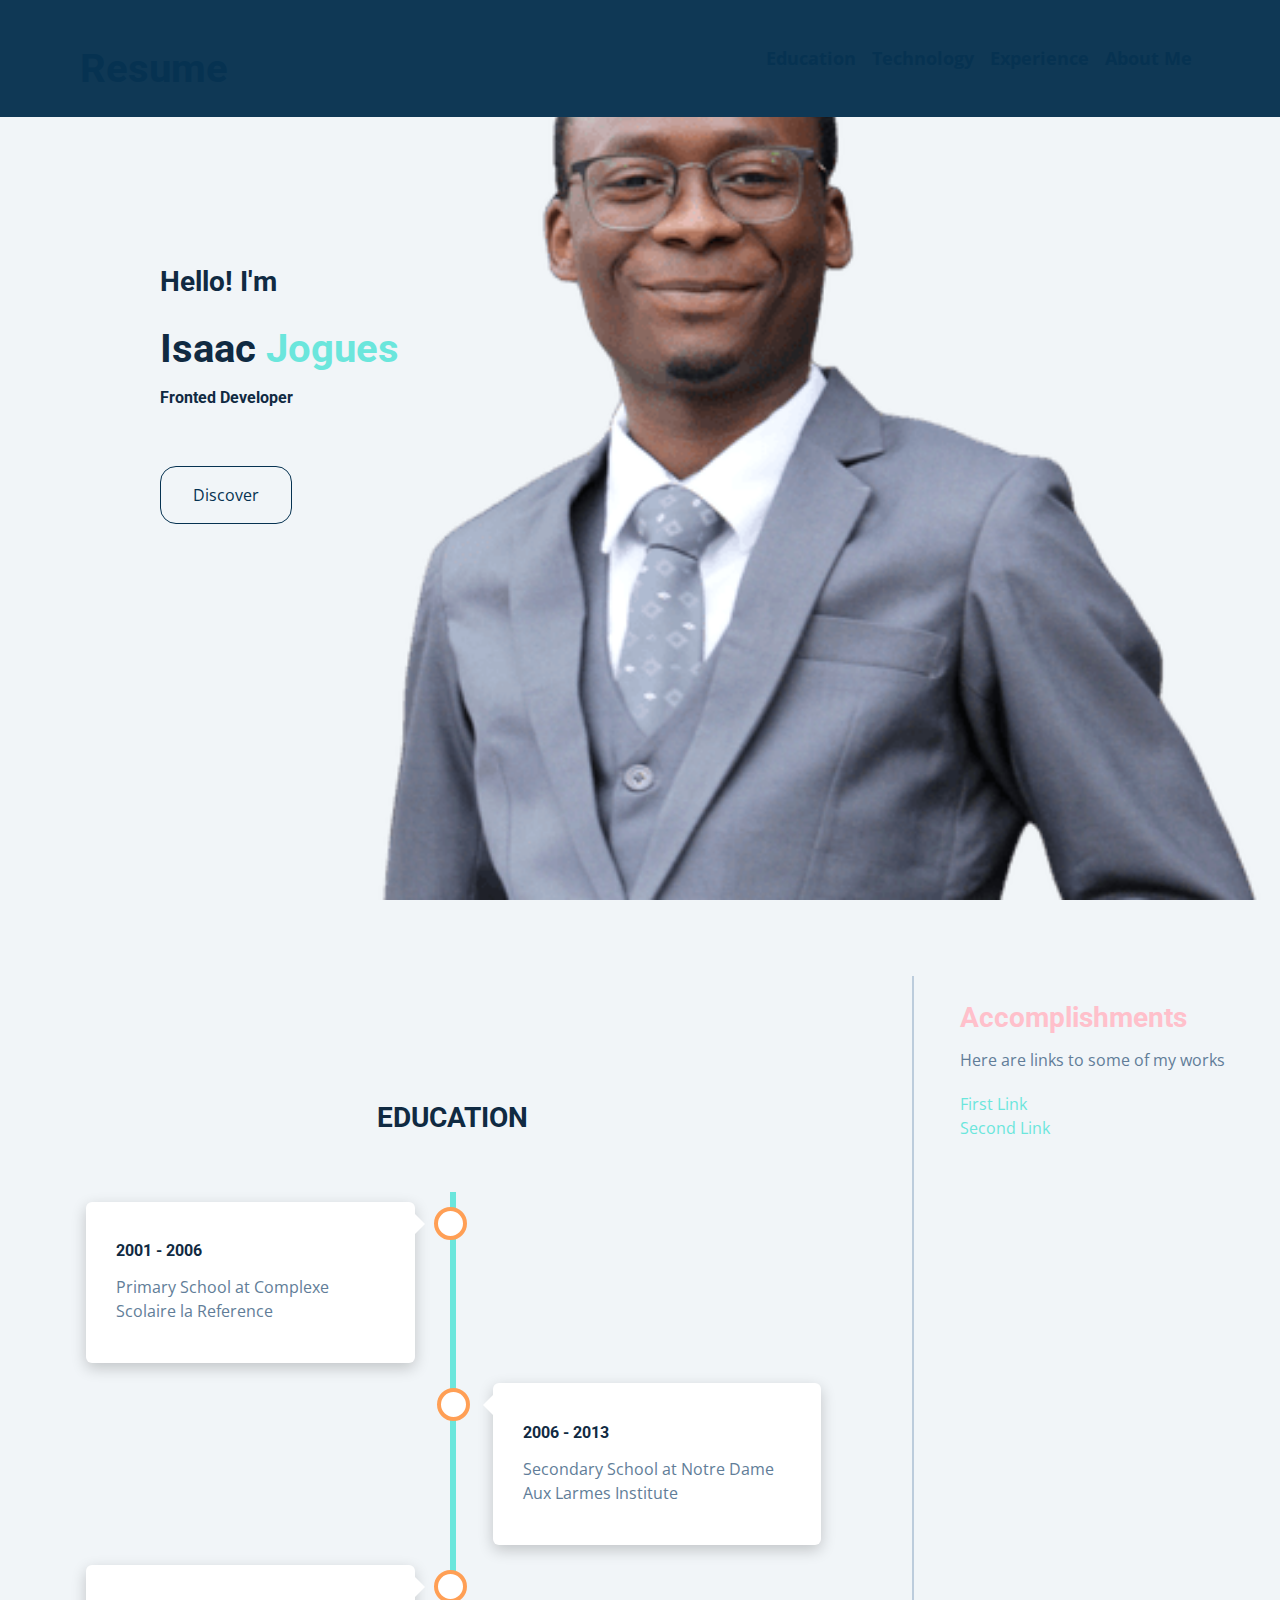
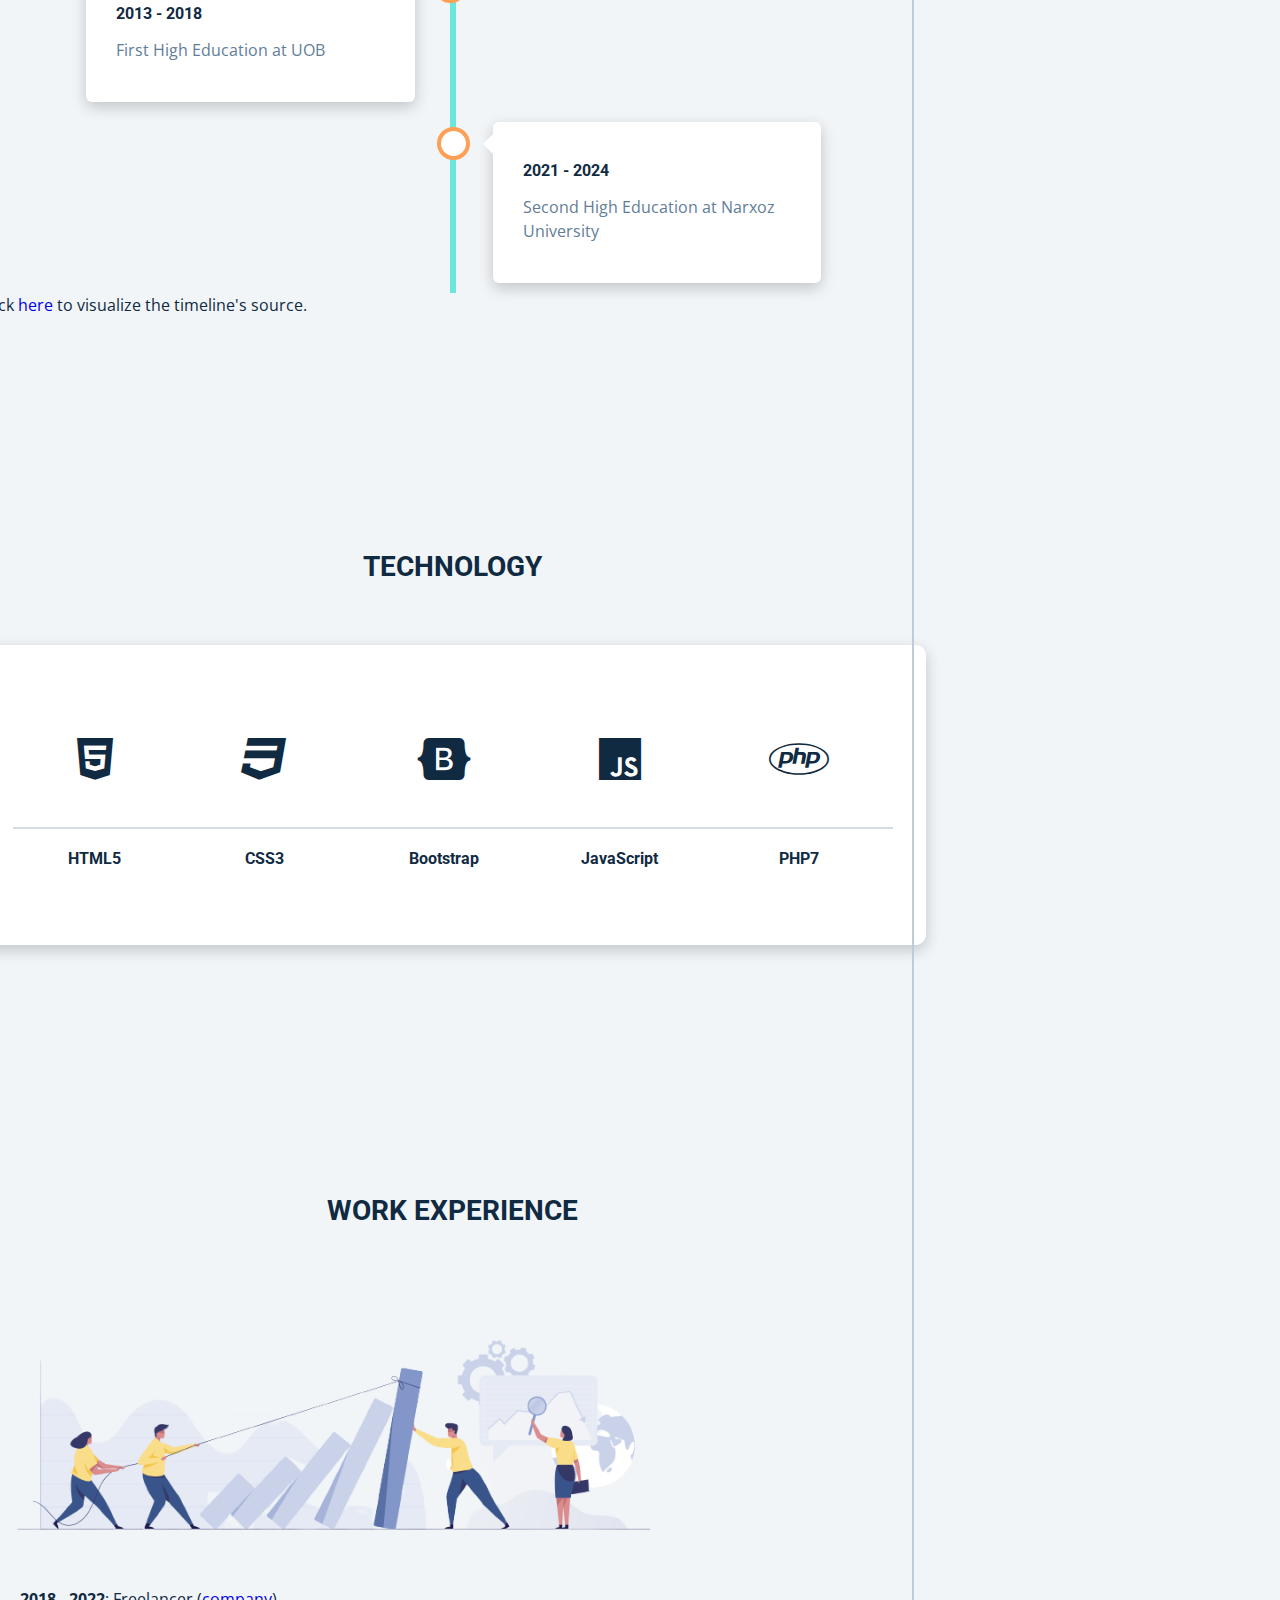
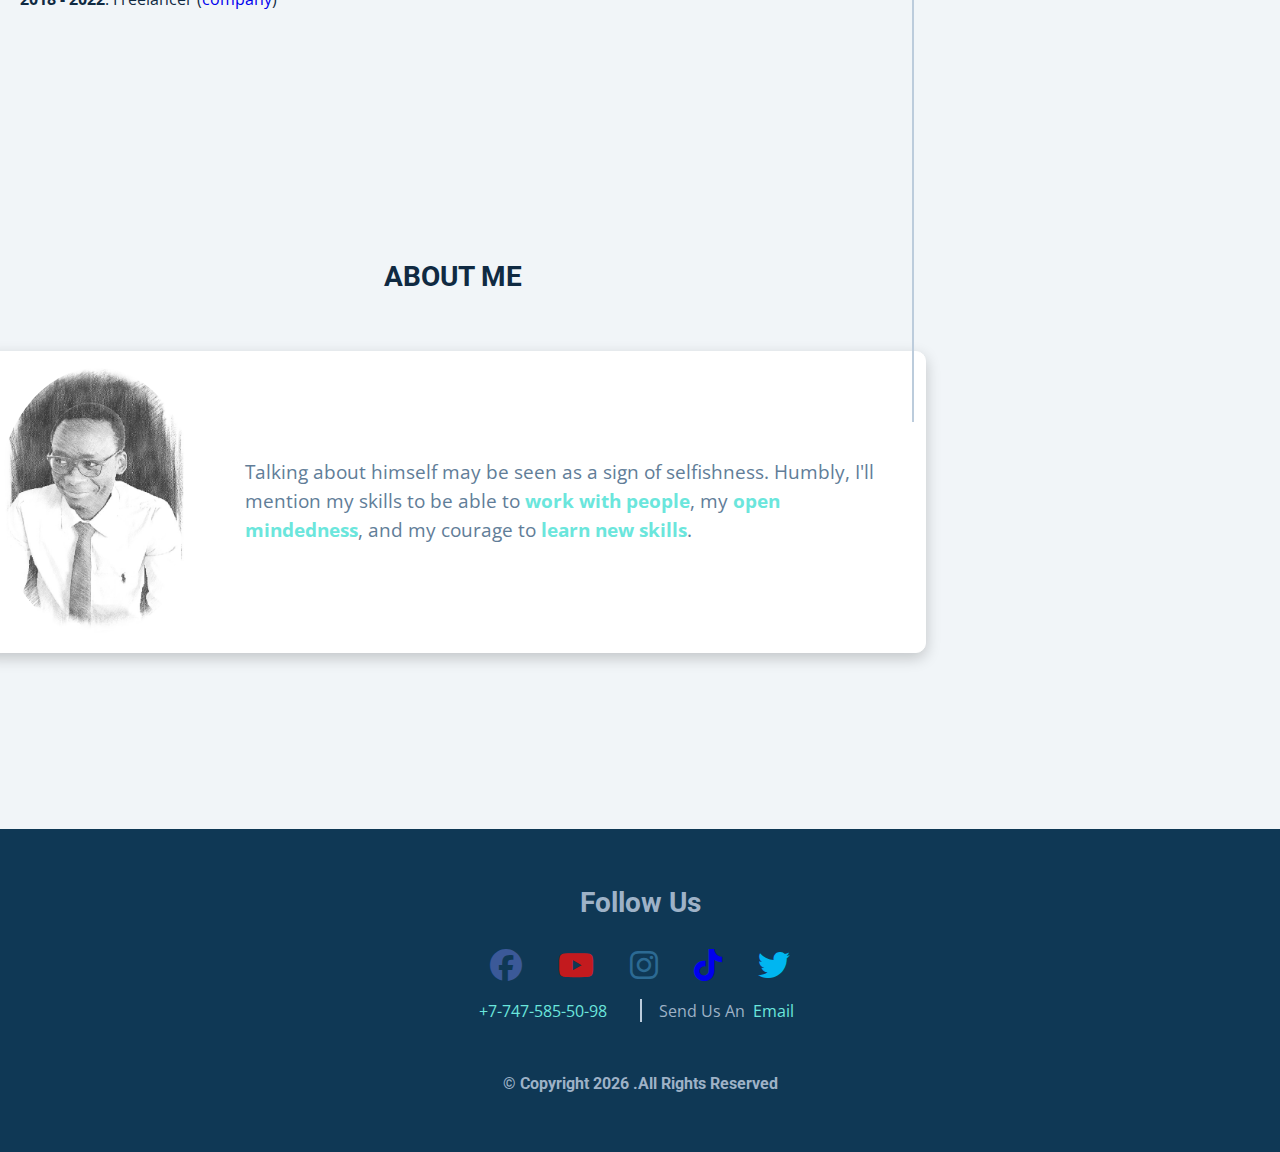
<file: WEEK2/index.html>
<!DOCTYPE html>
<html lang="en">

<head>
    <meta charset="UTF-8" />
    <meta name="viewport" content="width=device-width, initial-scale=1.0" />
    <title>Resume</title>
    <link rel="stylesheet" href="https://cdnjs.cloudflare.com/ajax/libs/font-awesome/6.1.1/css/all.min.css" />
    <link rel="stylesheet" href="styles.css" />
</head>

<body>
    <header class="header" id="home">
        <nav id="navbar" class="sticky">
            <div class="nav-center">
                <div class="nav-header">
                    <a href=""><h2>Resume</h2></a>
                    <button class="nav-toggle">
                        <em class="fas fa-bars"></em>
                    </button>
                </div>
                <div class="links-container">
                <ul class="links">
                    <li>
                        <a href="#education" class="scroll-link">Education</a>
                    </li>
                    <li>
                        <a href="#technology" class="scroll-link">Technology</a>
                    </li>
                    <li>
                        <a href="#experience" class="scroll-link">Experience</a>
                    </li>
                    <li>
                        <a href="#about" class="scroll-link">About Me</a>
                    </li>
                </ul>
                </div>
            </div>
        </nav>
        <div class="title">
            <h3>Hello! I'm</h3>
            <h2>Isaac <span>Jogues</span></h2>
            <h4>Fronted Developer</h4>
            <a href="#" class="first-btn">Discover</a>
        </div>
    </header>

    <main>
        <article class="art-center">
            <section id="education" class="section">
                <h3>EDUCATION</h3>
                <div class="timeline">
                    <div class="container left">
                        <div class="content">
                            <h4>2001 - 2006</h4>
                            <p>Primary School at Complexe Scolaire la Reference</p>
                        </div>
                    </div>
                    <div class="container right">
                        <div class="content">
                            <h4>2006 - 2013</h4>
                            <p>Secondary School at Notre Dame Aux Larmes Institute</p>
                        </div>
                    </div>
                    <div class="container left">
                        <div class="content">
                            <h4>2013 - 2018</h4>
                            <p>First  High Education  at UOB</p>
                        </div>
                    </div>
                    <div class="container right">
                        <div class="content">
                            <h4>2021 - 2024</h4>
                            <p>Second High Education at Narxoz University</p>
                        </div>
                    </div>
                </div>
                <span>
                    Click <a href="https://www.w3schools.com/howto/howto_css_timeline.asp">here</a> to visualize the timeline's source.
                </span>
            </section>

            <section id="technology" class="section">
                <h3>TECHNOLOGY</h3>
                <ul class="timeline2">
                    <li class="li complete">
                        <div class="timestamp">
                            <span class="author">
                                <em class="fa-brands fa-html5 fa-3x"></em>
                            </span>
                        </div>
                        <div class="status">
                            <h4> HTML5</h4>
                        </div>
                    </li>
                    <li class="li complete">
                        <div class="timestamp">
                            <span class="author">
                                <em class="fa-brands fa-css3 fa-3x"></em>
                            </span>
                        </div>
                        <div class="status">
                            <h4>CSS3</h4>
                        </div>
                    </li>
                    <li class="li complete">
                        <div class="timestamp">
                            <span class="author">
                                <em class="fa-brands fa-bootstrap fa-3x"></em>
                            </span>
                        </div>
                        <div class="status">
                            <h4>Bootstrap</h4>
                        </div>
                    </li>
                    <li class="li complete">
                        <div class="timestamp">
                            <span class="author">
                                <em class="fa-brands fa-js fa-3x"></em>
                            </span>
                        </div>
                        <div class="status">
                            <h4>JavaScript</h4>
                        </div>
                    </li>
                    <li class="li complete">
                        <div class="timestamp">
                            <span class="author">
                                <em class="fa-brands fa-php fa-3x"></em>
                            </span>
                        </div>
                        <div class="status">
                            <h4>PHP7</h4>
                        </div>
                    </li>
                </ul>
            </section>

            <section id="experience" class="section">
                <h3>WORK EXPERIENCE</h3>
                <div class="card-content">
                    <img src="../IMAGES/Yellow_People_28-removebg-preview.png" alt="icon" width="700">
                    <ul>
                        <li><strong>2018 - 2022</strong>: Freelancer (<a href="https://www.moboreader.com">company</a>)</li>
                    </ul>
                </div>
            </section>

                <section id="about" class="section">
                    <h3>ABOUT ME</h3>
                    <div class="about">
                        <img src="../IMAGES/dess.jpeg" alt="me" width="300" height="300">
                        <p>
                            Talking about himself may be seen as a sign of selfishness.
                            Humbly, I'll mention my skills to be able to <span>work with people</span>, my <span>open mindedness</span>,
                            and my courage to <span>learn new skills</span>.
                        </p>
                    </div>
                </section>
        </article>

        <aside>
            <span class="vertical-line"></span>
            <div class="work">
                <h3>Accomplishments</h3>
                <p>Here are links to some of my works</p>
                <a href="task1.html" target="_blank">First Link</a>
                <a href="task2.html" target="_blank">Second Link</a>
            </div>
        </aside>
    </main>

    <footer class="footer">
        <div>
            <h3>Follow us</h3>
            <div class="social">
                <a href="https://www.facebook.com/IsaaCoach-107671340961668" target="_blank"><em class="fab fa-facebook fa-2x" style="color:#3B5998;"></em></a>
                <a href="https://www.youtube.com/channel/UCLGWOGmvJ4eRuwiXUVnmf4Q/?sub_confirmation=1" target="_blank"><em class="fab fa-youtube fa-2x" style="color: #C31A1E;"></em></a>
                <a href="https://www.instagram.com/isaacoach/" target="_blank"><em class="fab fa-instagram fa-2x" style="color: #2C6A93;;"></em></a>
                <a href="https://tiktok.com/@isaacoach" target="_blank"><em class="fab fa-tiktok fa-2x"></em></a>
                <a href="#" target="_blank"><em class="fab fa-twitter fa-2x" style="color:#00B6F1;"></em></a>
            </div>
            <div class="contact">
                <a href="tel:+7-747-585-50-98">+7-747-585-50-98</a>
                <span class="vertical"></span>
                <span>Send Us An<a href = "mailto: isaac.balongelwa.mutambala@narxoz.kz">Email</a></span>
            </div>
        </div>
        <div class="rights flex-row">
            <h4 class="droits">
                &copy; Copyright <span id="date"></span> .All rights reserved
            </h4>
        </div>
    <a class="scroll-link top-link" href="#home">
        <em class="fas fa-arrow-up"></em>
    </a>
    </footer>
    <script src="index.js"></script>
</body>

</html>
</file>
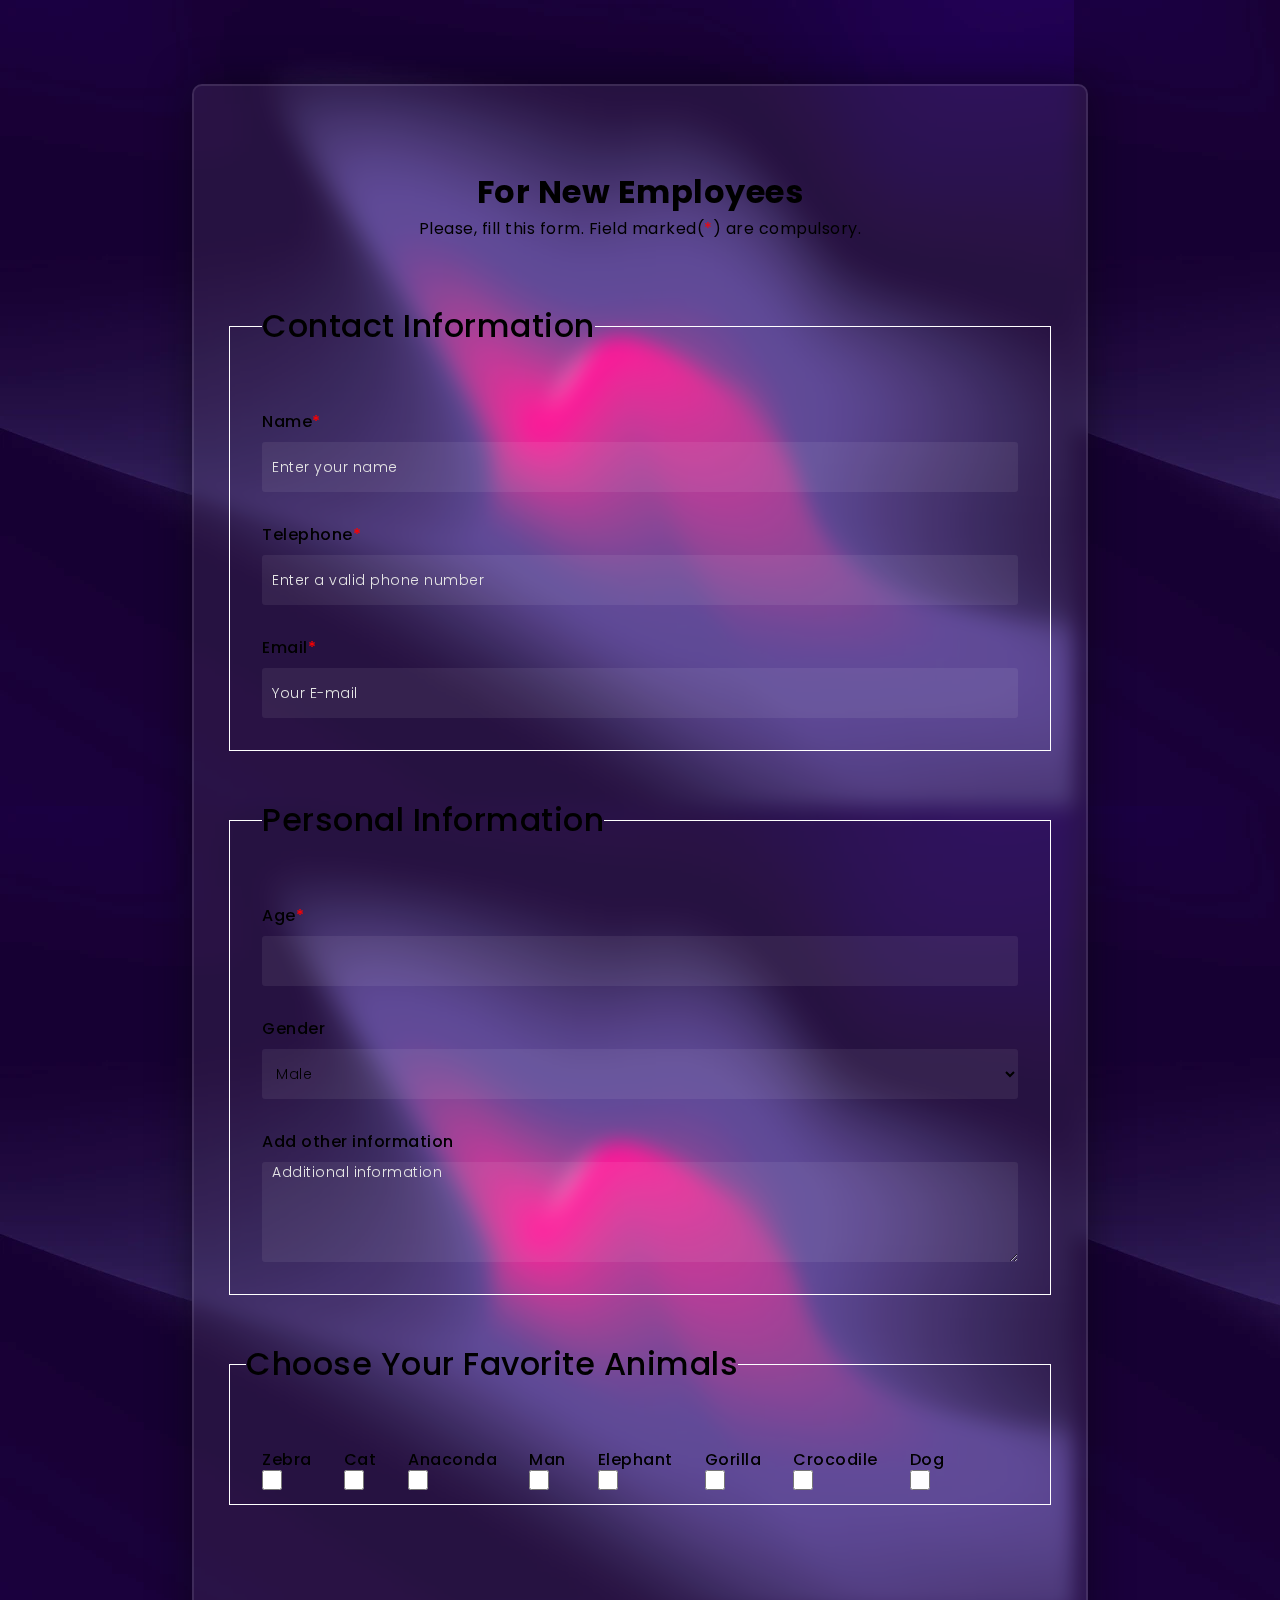
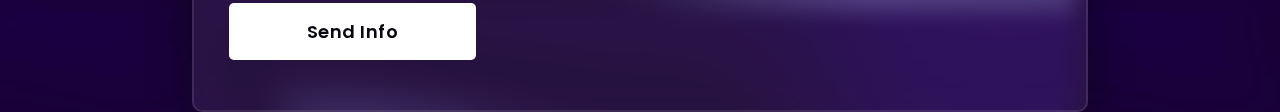
<file: WEEK3/index.html>
<!DOCTYPE html>
<html lang="en">
<head>
    <title>Form</title>
    <link rel="preconnect" href="https://fonts.gstatic.com">
    <link href="https://fonts.googleapis.com/css2?family=Poppins:wght@300;500;600&display=swap" rel="stylesheet">
    <link rel="stylesheet" href="styles.css">
</head>
<body>
<div class="overlay">
<form onsubmit="validate()">
    <div class="title">
    <h1>For New Employees</h1>
    <p>Please, fill this form. Field marked(<span class="red-star">*</span>) are compulsory.</p>
</div>
    <fieldset>
        <legend>
            <h3>Contact Information</h3></legend>
        <label>Name<span class="red-star">*</span>
            <input type="text" name="name" required="" id="name" placeholder="Enter your name">
        </label>

        <label>Telephone<span class="red-star">*</span>
            <input type="text" name="telephone" id="phone-number" placeholder="Enter a valid phone number">
        </label>

        <label>Email<span class="red-star">*</span>
            <input type="email" name="email" required="" id="email" placeholder="Your E-mail">
        </label>

    </fieldset>

    <fieldset>
        <legend>
            <h3>Personal Information</h3></legend>
        <label>Age<span class="red-star">*</span>
            <input type="number" name="age" id="age" min="10" max="100" step="2">
        </label>
        <label>Gender
            <select name="gender" id="gender">
                <option value="male">Male</option>
                <option value="female">Female</option>
                <option value="both">both</option>
            </select>
        </label>
        <label>Add other information
            <textarea name="info" rows="4" cols="50" id="otherInfo" placeholder="Additional information"></textarea>
        </label>
    </fieldset>

    <fieldset class="last">
        <legend class="container">
            <h3>Choose Your Favorite Animals</h3></legend>
        <label>Zebra
            <input type="checkbox" name="zebra" class="last" value="zebra">
        </label>
        <label>Cat
            <input type="checkbox" name="cat" class="last" value="cat">
        </label>
        <label>Anaconda
            <input type="checkbox" name="anaconda" class="last" value="anaconda">
        </label>
        <label>Man
            <input type="checkbox" name="man" class="last" value="man">
        </label><br>
        <label>Elephant
            <input type="checkbox" name="elephant" class="last" value="elephant">
        </label>
        <label>Gorilla
            <input type="checkbox" name="gorilla" class="last" value="gorilla">
        </label>
        <label>Crocodile
            <input type="checkbox" name="crocodile" class="last" value="crocodile">
        </label>
        <label>Dog
            <input type="checkbox" name="dog" class="last" value="dog">
        </label>
    </fieldset>

    <button type="submit" id="btn">Send Info</button>
</form>
</div>
<script src="form.js"></script>
</body>
</html>
</file>
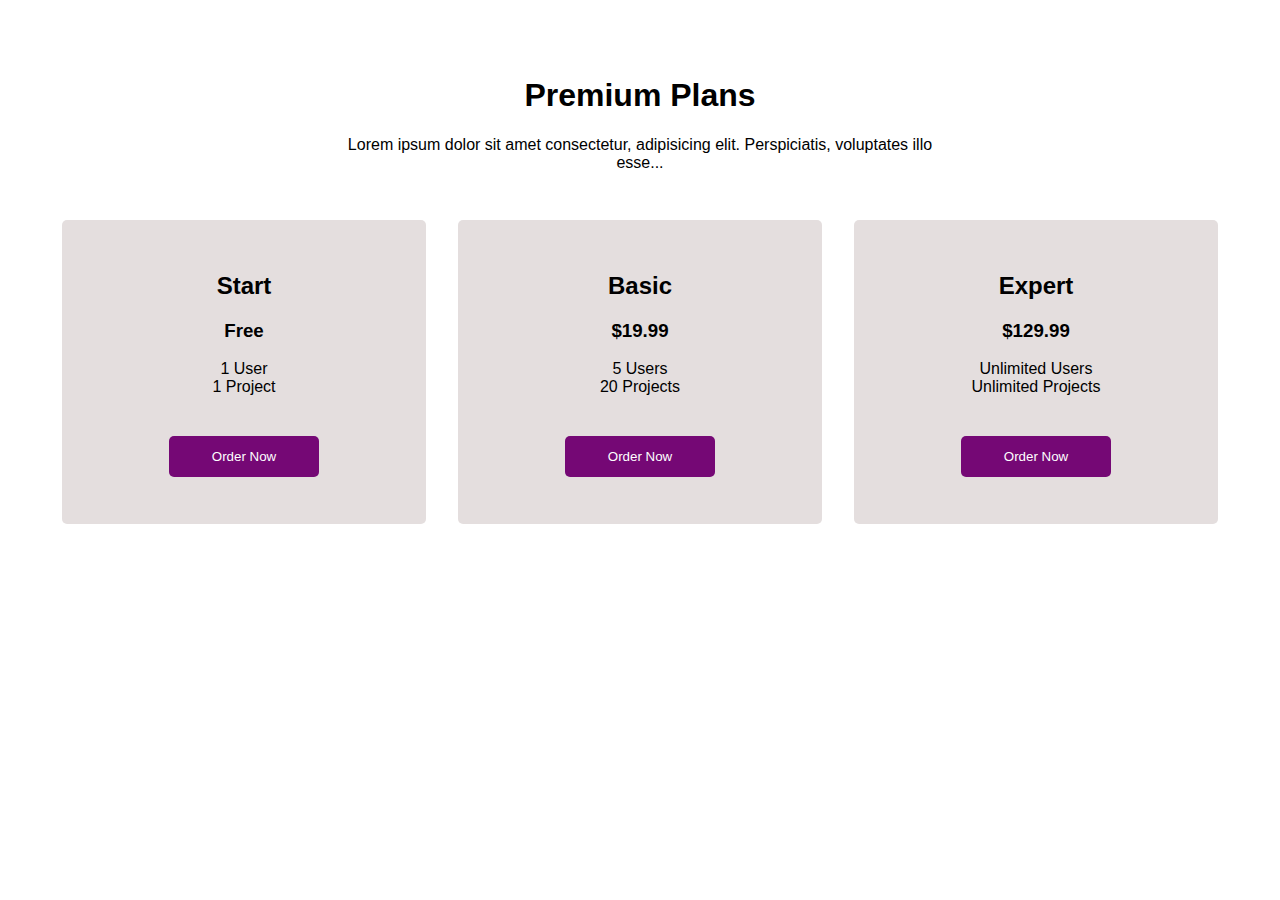
<file: WEEK5/index.html>
<!DOCTYPE html>
<html lang="en">

<head>
    <meta charset="UTF-8">
    <meta http-equiv="X-UA-Compatible" content="IE=edge">
    <meta name="viewport" content="width=device-width, initial-scale=1.0">
    <link rel="stylesheet" href="styles.css">
    <title>Pricing</title>
</head>

<body>
    <div class="container">
        <h1>Premium Plans</h1>
        <p>Lorem ipsum dolor sit amet consectetur, adipisicing elit. Perspiciatis, voluptates illo esse...</p>
        <div class="boxes">
            <div class="box delay-1">
                <h2>Start</h2>
                <h3>Free</h3>
                <span>1 User</span>
                <span>1 Project</span>
                <button type="submit">Order Now</button>
            </div>
            <div class="box delay-2">
                <h2>Basic</h2>
                <h3>$19.99</h3>
                <span>5 Users</span>
                <span>20 Projects</span>
                <button type="submit">Order Now</button>
            </div>
            <div class="box delay-3">
                <h2>Expert</h2>
                <h3>$129.99</h3>
                <span>Unlimited Users</span>
                <span>Unlimited Projects</span>
                <button type="submit">Order Now</button>
            </div>
        </div>
    </div>
</body>

</html>
</file>
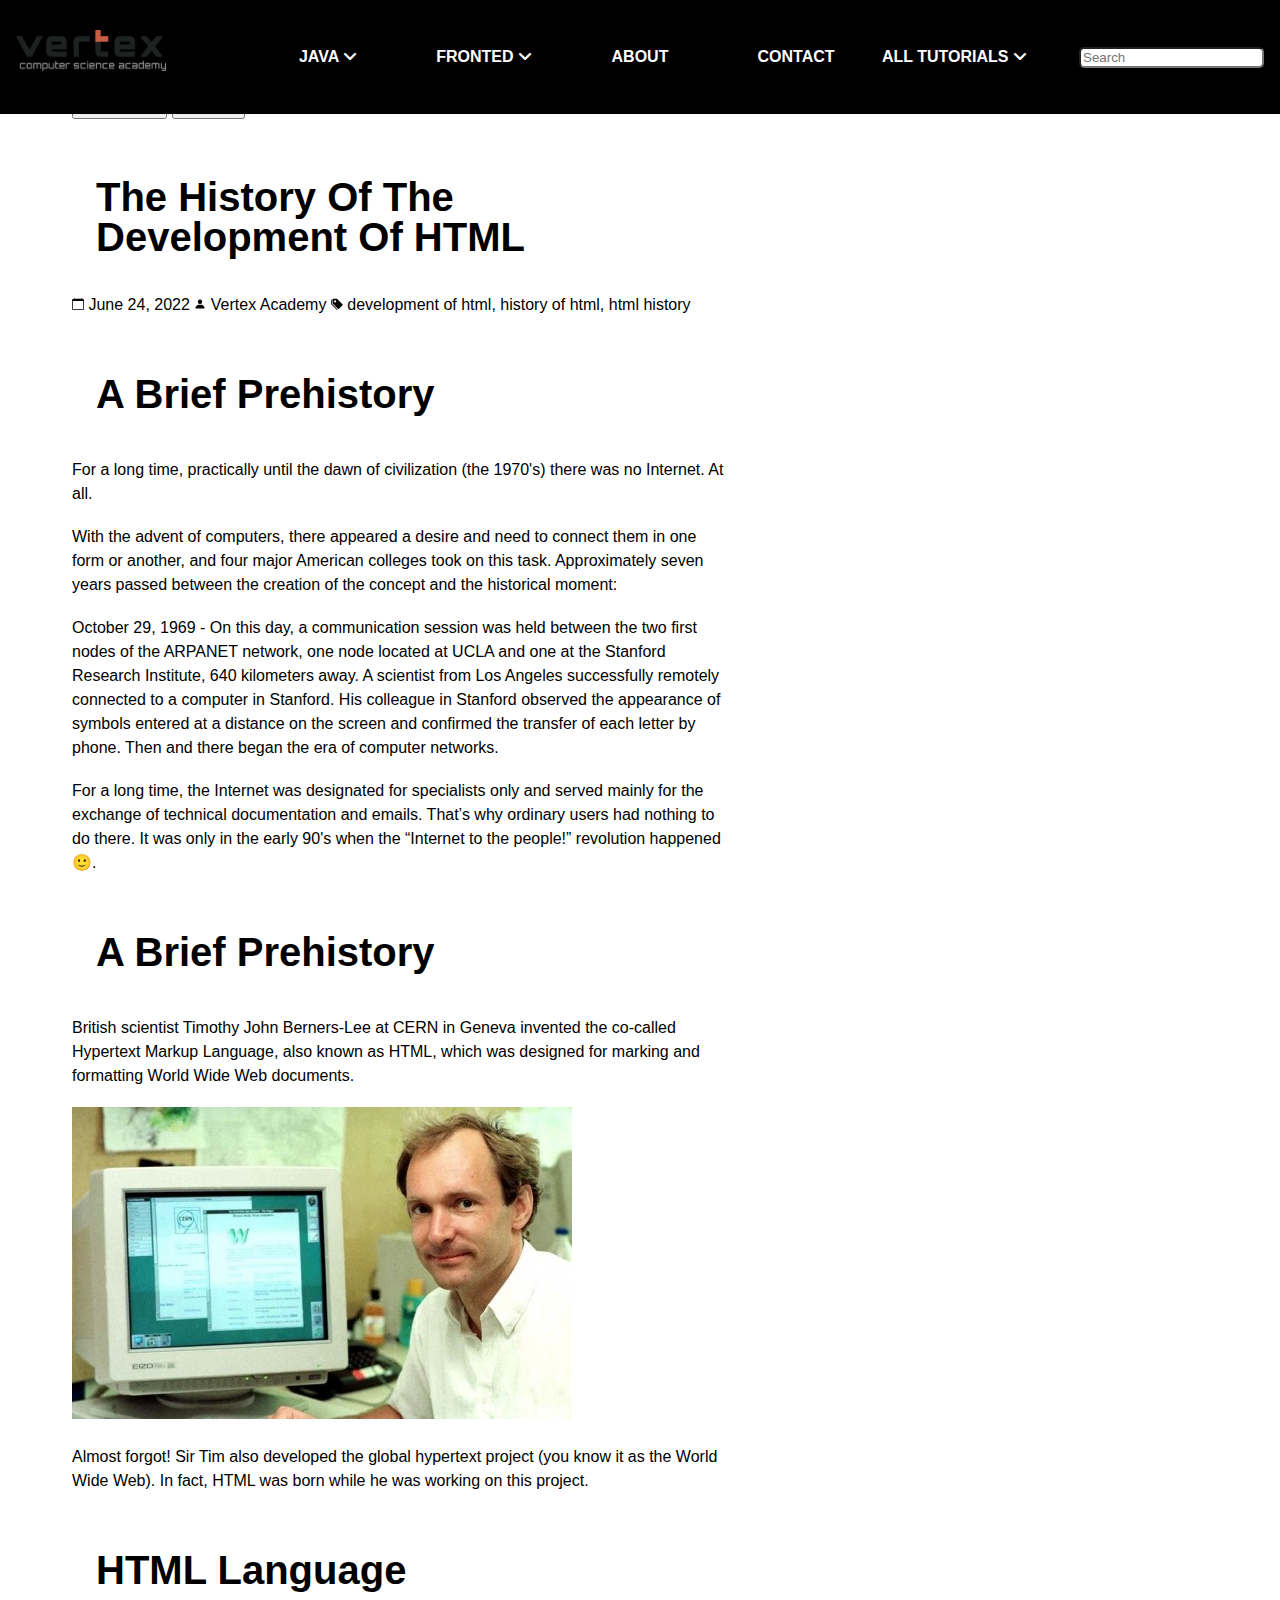
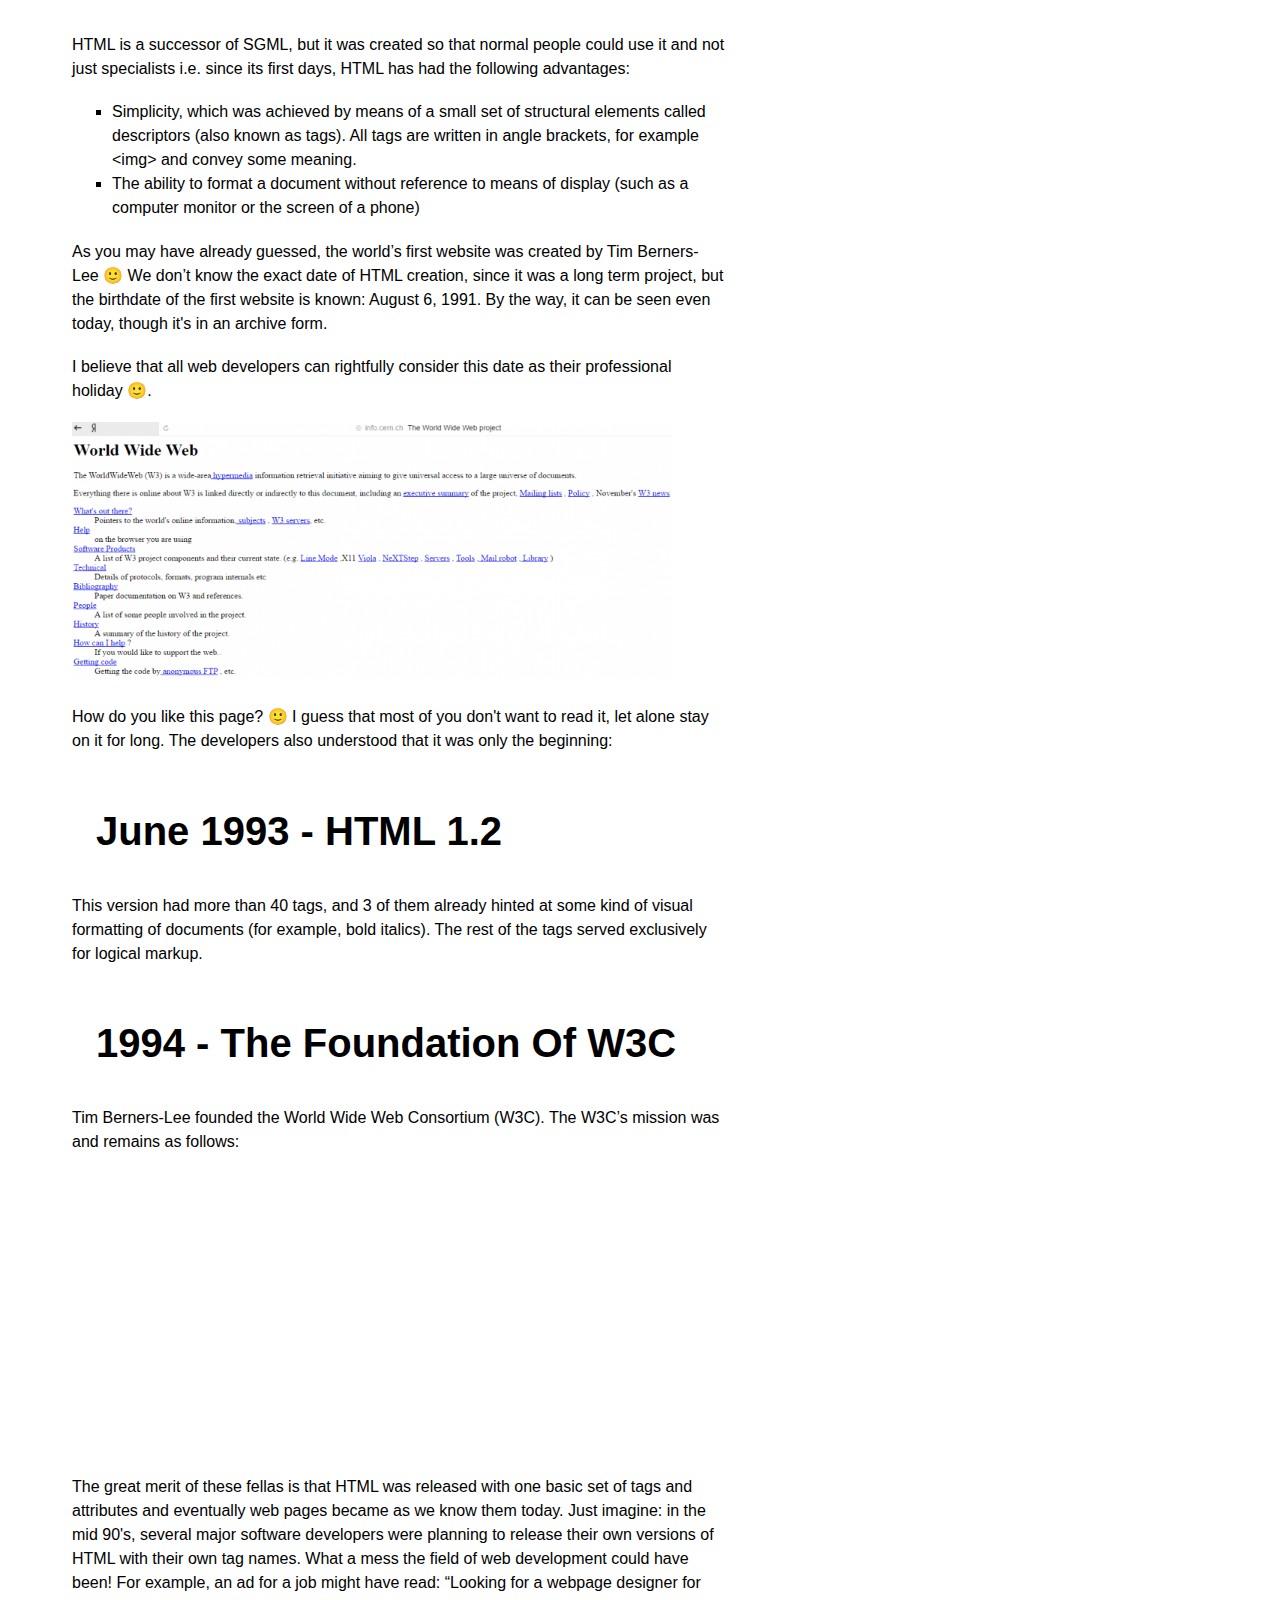
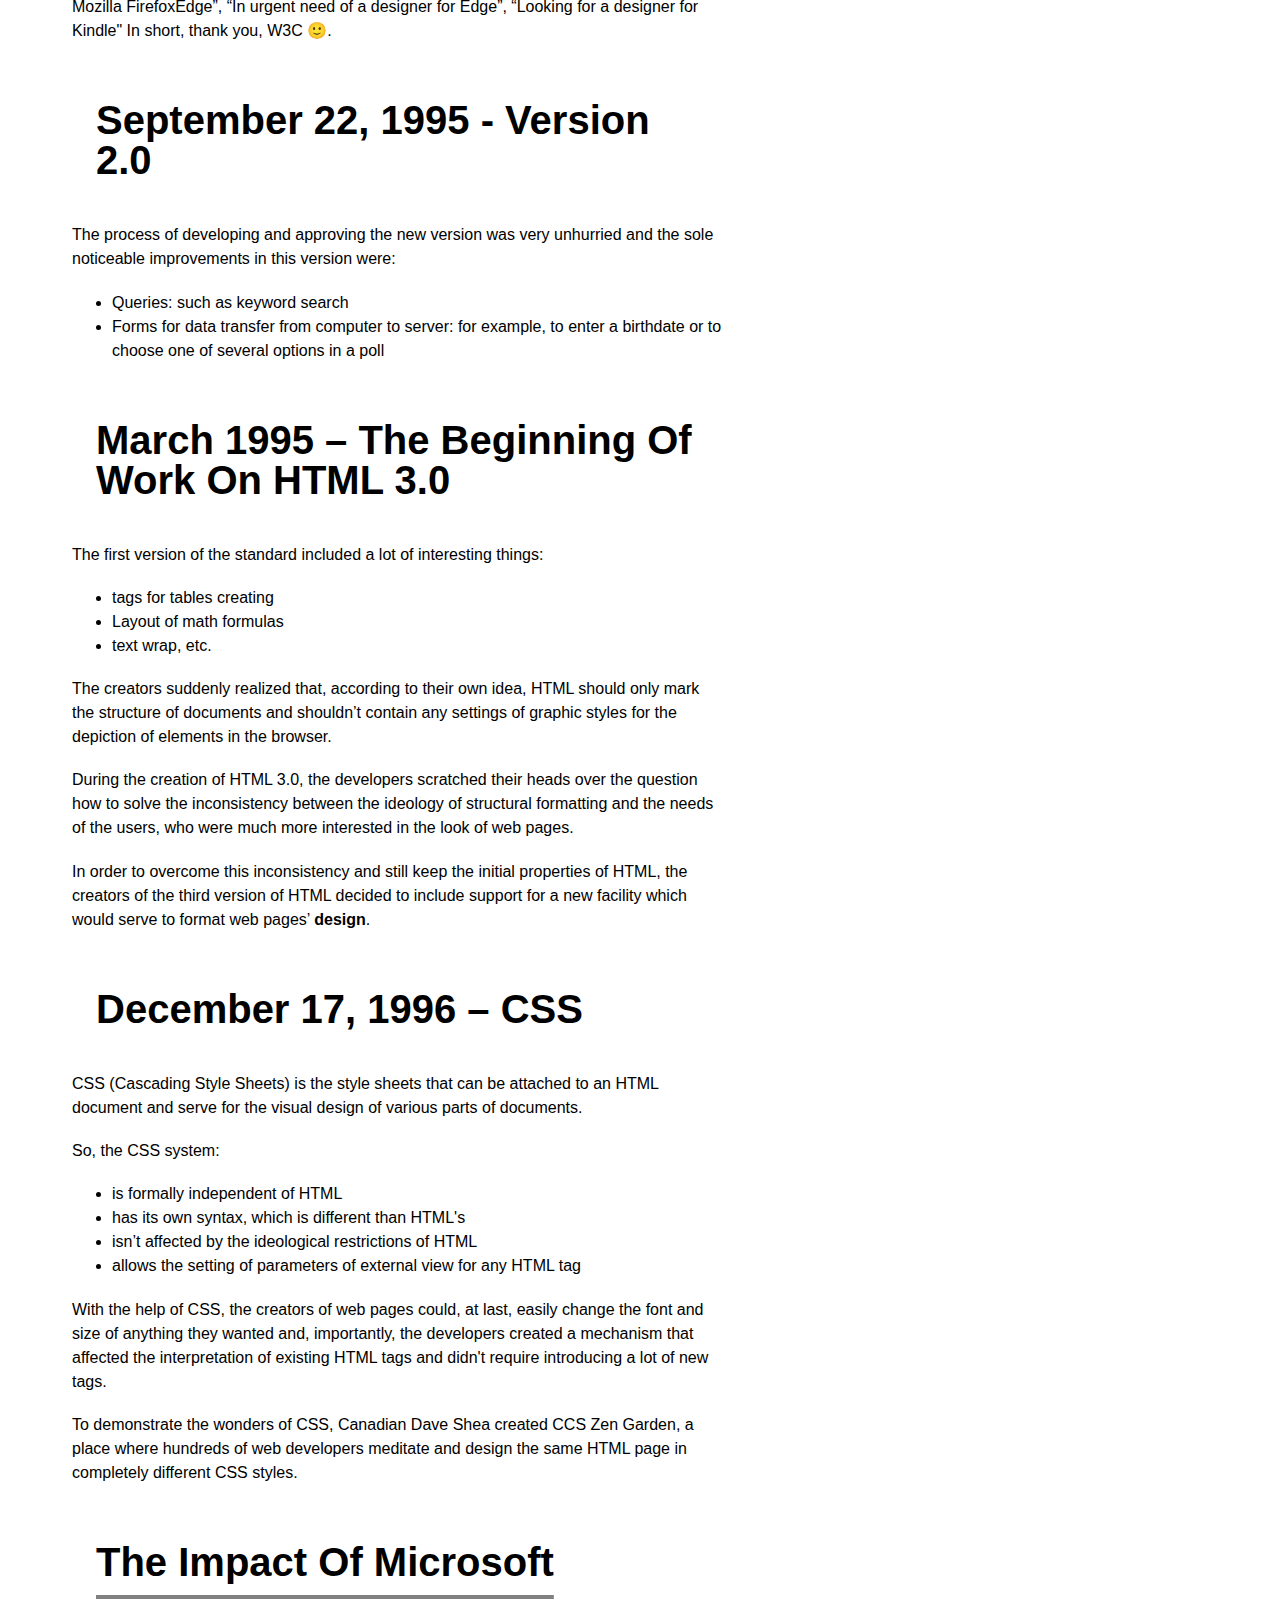
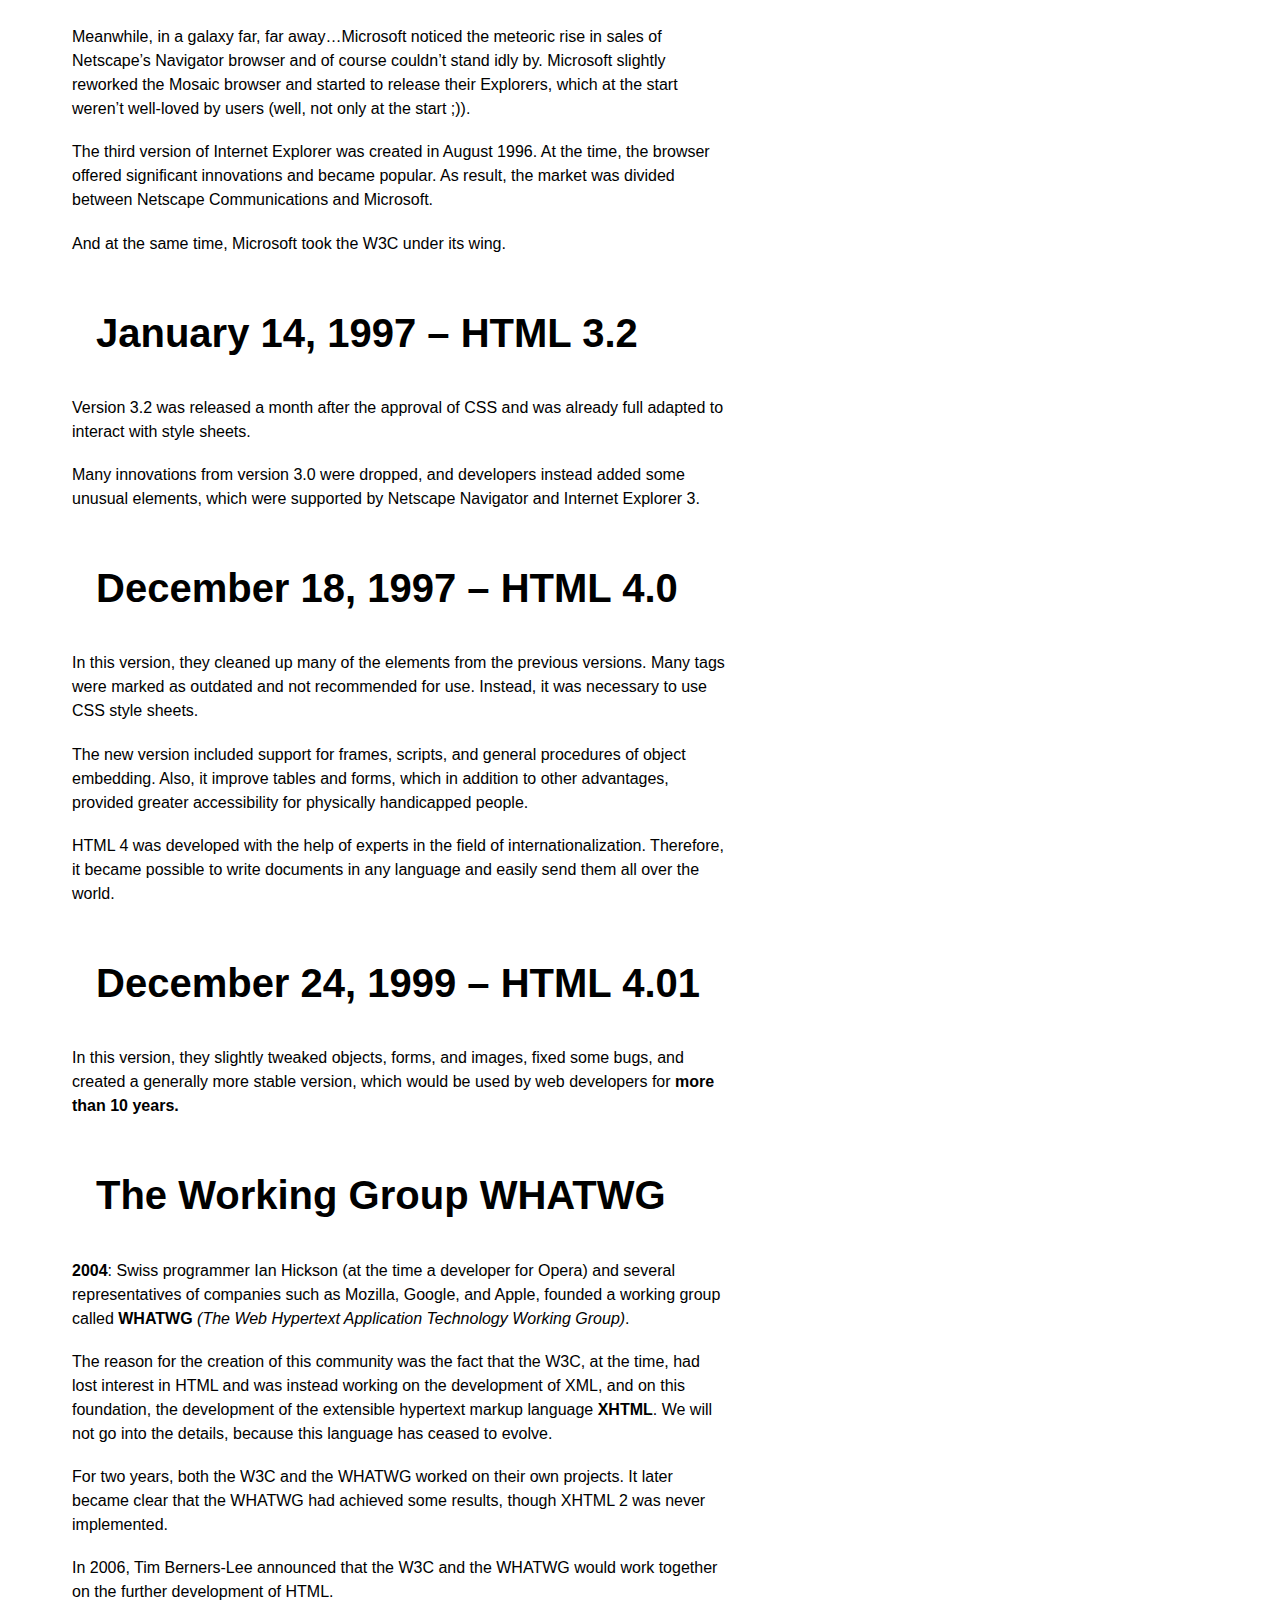
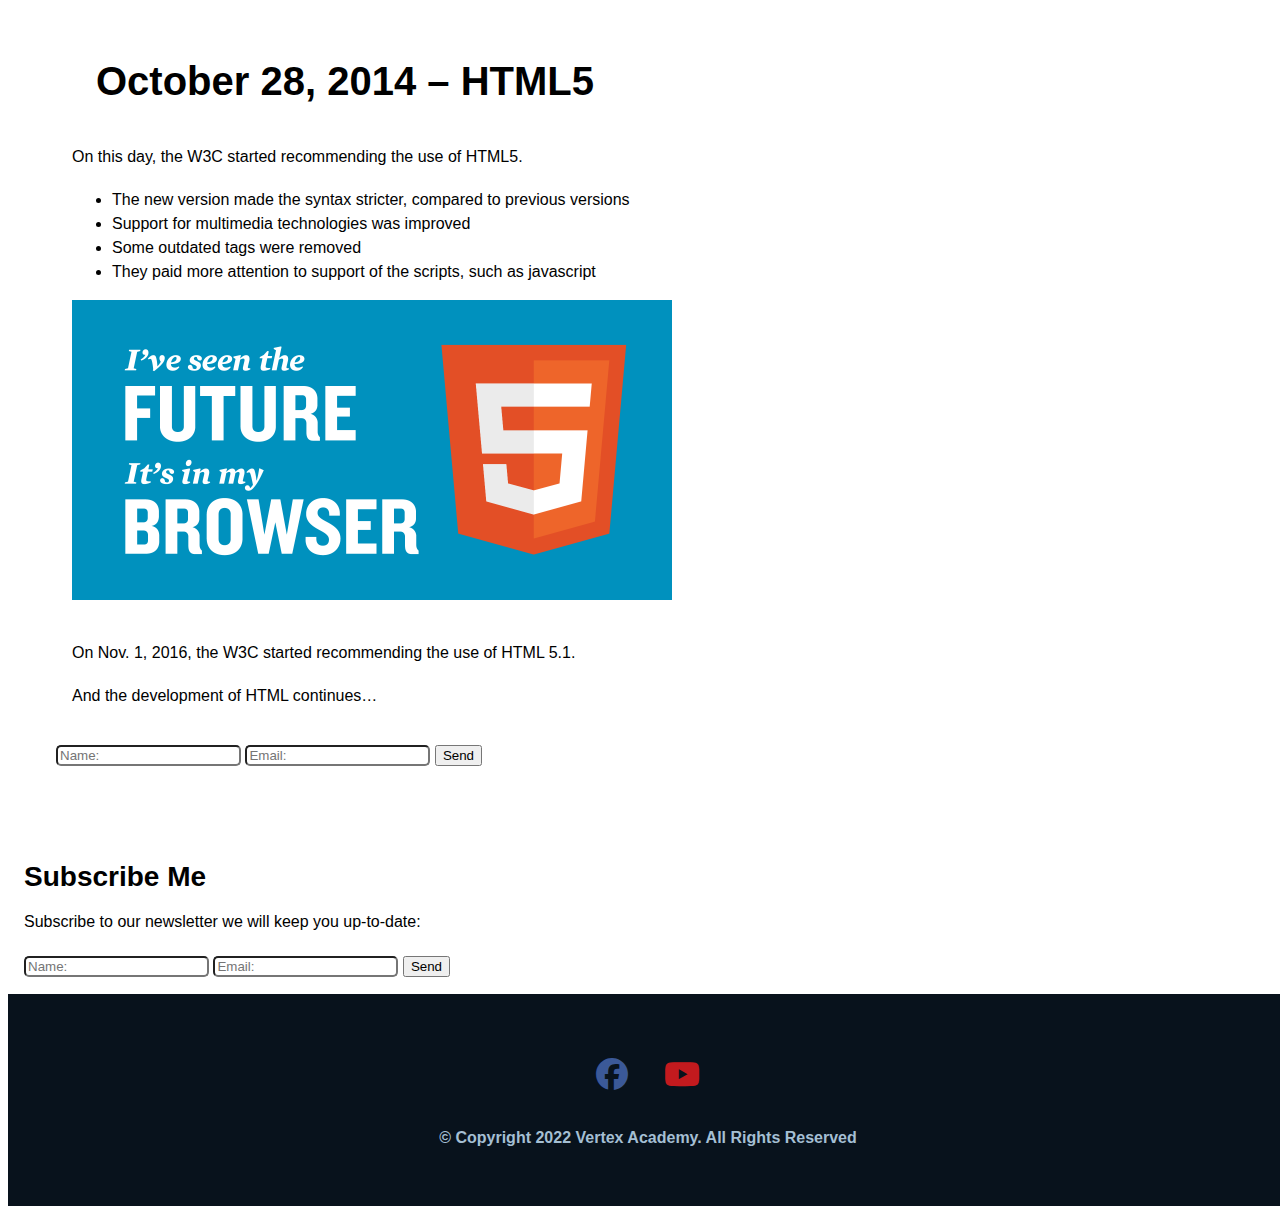
<file: WEEK2/task1.html>
<!DOCTYPE html>
<html lang="en">

<head>
    <meta charset="UTF-8" />
    <meta name="viewport" content="width=device-width, initial-scale=1.0" />
    <title>Vertex</title>
    <link rel="stylesheet" href="https://cdnjs.cloudflare.com/ajax/libs/font-awesome/6.1.1/css/all.min.css" />
    <link rel="stylesheet" href="vertex.css" />
    <link rel="stylesheet" href="https://cdn.jsdelivr.net/npm/bootstrap@5.1.3/dist/css/bootstrap.min.css" integrity="sha384-1BmE4kWBq78iYhFldvKuhfTAU6auU8tT94WrHftjDbrCEXSU1oBoqyl2QvZ6jIW3" crossorigin="anonymous">
</head>

<body>
<header class="header">
    <nav id="navbar" class="sticky">
        <div class="nav-center">
            <div class="nav-header">
                <a href="">
                    <img src="../IMAGES/logo.png" alt="logo"/>
                </a>
            </div>
            <ul class="links" id="menu">
                <li style="list-style-type: none">
                    <a href="#" class="first">JAVA
                        <em class="fa-solid fa-angle-down"></em></a>
                    <ul class="hidden">
                        <li style="list-style-type: none">
                            <a>JDBC</a>
                        </li>
                        <li style="list-style-type: none">
                            <a>JavaStart</a>
                        </li>
                        <li style="list-style-type: none">
                            <a>Java OOP</a>
                        </li>
                    </ul>
                </li>
                <li style="list-style-type: none">
                    <a href="#">FRONTED
                        <em class="fa-solid fa-angle-down"></em></a>
                    <ul class="hidden">
                        <li style="list-style-type: none">
                            <a>HTML</a>
                        </li>
                        <li style="list-style-type: none">
                            <a>CSS</a>
                        </li>
                    </ul>
                </li>
                <li style="list-style-type: none">
                    <a href="#">ABOUT</a>
                </li>
                <li style="list-style-type: none">
                    <a href="#">CONTACT</a>
                </li>
                <li style="list-style-type: none">
                    <a href="#">ALL TUTORIALS
                    <em class="fa-solid fa-angle-down"></em></a>
                    <ul class="hidden">
                        <li style="list-style-type: none">
                            <a>Java Tutorials For Beginners</a>
                        </li>
                    </ul>
                </li>
            </ul>
            <label>
                <input type="search" name="search" placeholder="Search">
            </label>
        </div>
    </nav>
</header>

<main class="container">
    <section class="row">
    <aside class="col" aria-label="nothing">
    </aside>

    <article class="col-7 mt-4">
        <div class="border rounded mt-4" style="padding: 1rem">
        <button type="button" class="btn btn-warning text-white">Front-End En</button>
        <button type="button" class="btn btn-warning text-white">HTML-En</button>
        <h2>The History Of The Development of HTML</h2>
        <div class="text-center">
            <svg xmlns="http://www.w3.org/2000/svg" width="12" height="12" fill="currentColor" class="bi bi-calendar text-muted" viewBox="0 0 16 16" preserveAspectRatio="xMaxYMax meet">
                <path d="M3.5 0a.5.5 0 0 1 .5.5V1h8V.5a.5.5 0 0 1 1 0V1h1a2 2 0 0 1 2 2v11a2 2 0 0 1-2 2H2a2 2 0 0 1-2-2V3a2 2 0 0 1 2-2h1V.5a.5.5 0 0 1 .5-.5zM1 4v10a1 1 0 0 0 1 1h12a1 1 0 0 0 1-1V4H1z"/>
            </svg>
            <a class="text-muted text-decoration-none">June 24, 2022</a>
            <svg xmlns="http://www.w3.org/2000/svg" width="12" height="12" fill="currentColor" class="bi bi-person-fill text-muted" viewBox="0 0 16 16">
                <path d="M3 14s-1 0-1-1 1-4 6-4 6 3 6 4-1 1-1 1H3zm5-6a3 3 0 1 0 0-6 3 3 0 0 0 0 6z"/>
            </svg>
            <a class="text-muted text-decoration-none">Vertex Academy</a>
            <svg xmlns="http://www.w3.org/2000/svg" width="12" height="12" fill="currentColor" class="bi bi-tags-fill text-muted" viewBox="0 0 16 16">
                <path d="M2 2a1 1 0 0 1 1-1h4.586a1 1 0 0 1 .707.293l7 7a1 1 0 0 1 0 1.414l-4.586 4.586a1 1 0 0 1-1.414 0l-7-7A1 1 0 0 1 2 6.586V2zm3.5 4a1.5 1.5 0 1 0 0-3 1.5 1.5 0 0 0 0 3z"/>
                <path d="M1.293 7.793A1 1 0 0 1 1 7.086V2a1 1 0 0 0-1 1v4.586a1 1 0 0 0 .293.707l7 7a1 1 0 0 0 1.414 0l.043-.043-7.457-7.457z"/>
            </svg>
            <a class="text-muted text-decoration-none">development of html, history of html, html history</a>
        </div>
        <div class="site-content">
            <h2 class="text-primary text-center">A Brief Prehistory</h2>
                <p>For a long time, practically until the dawn of civilization (the 1970's) there was no Internet. At all.</p>
                <p>With the advent of computers, there appeared a desire and need to connect them in one form or another, and four major American colleges took on this task. Approximately seven years passed between the creation of the concept and the historical moment:</p>
                <p><a class="text-warning text-decoration-none">October 29, 1969 - </a>On this day, a communication session was held between the two first nodes of the ARPANET network, one node located at UCLA and one at the Stanford Research Institute, 640 kilometers away. A scientist from Los Angeles successfully remotely connected to a computer in Stanford. His colleague in Stanford observed the appearance of symbols entered at a distance on the screen and confirmed the transfer of each letter by phone. Then and there began the era of computer networks.</p>
                <p>For a long time, the Internet was designated for specialists only and served mainly for the exchange of technical documentation and emails. That’s why ordinary users had nothing to do there. It was only in the early 90's when the “Internet to the people!” revolution happened 🙂.</p>
            <h2 class="text-primary text-center">A Brief Prehistory</h2>
                <p>British scientist <a class="text-primary text-decoration-none">Timothy John Berners-Lee</a> at CERN in Geneva invented the co-called <a class="text-warning text-decoration-none">Hypertext Markup Language</a>, also known as <span class="text-warning"> HTML</span>, which was designed for marking and formatting World Wide Web documents.</p>
            <div class="row">
                <div class="col-xl-6 col-lg-6 col-md-6">
                    <img src="../IMAGES/sir.jpeg" alt="sir" class="img-fluid">
                </div>
                <div class="col-xl-6 col-lg-6 col-md-6">
                    <p>Almost forgot! Sir Tim also developed the global hypertext project (you know it as the World Wide Web). In fact, HTML was born while he was working on this project.</p>
                </div>
            </div>
            <h2 class="text-primary text-center">HTML language</h2>
                <p>HTML is a successor of <a class="text-warning text-decoration-none">SGML</a>, but it was created so that normal people could use it and not just specialists i.e. since its first days, HTML has had the following advantages:</p>
                <div class="list">
                    <ul>
                        <li class="list">Simplicity, which was achieved by means of a small set of structural elements called descriptors (also known as tags). All tags are written in angle brackets, for example &lt;img&gt; and convey some meaning.</li>
                        <li class="list">The ability to format a document without reference to means of display (such as a computer monitor or the screen of a phone)</li>
                    </ul>
                </div>
            <p>As you may have already guessed, <a class="text-warning text-decoration-none">the world’s first website</a> was created by Tim Berners-Lee 🙂 We don’t know the exact date of HTML creation, since it was a long term project, but the birthdate of the first website is known: <a class="text-warning text-decoration-none">August 6, 1991</a>. By the way, it can be seen even today, though it's in an <a class="text-warning text-decoration-none">archive</a> form.</p>
            <p>I believe that <span class="text-primary text-decoration-none">all web developers</span> can rightfully consider <span class="text-primary text-decoration-none">this date as their professional holiday</span> 🙂.</p>
            <img src="../IMAGES/www.png" alt="web" width="600">
            <p>How do you like this page? 🙂 I guess that most of you don't want to read it, let alone stay on it for long. The developers also understood that it was only the beginning:</p>

            <h2 class="text-primary text-center">June 1993 - HTML 1.2</h2>
            <p>This version had more than 40 tags, and 3 of them already hinted at some kind of visual formatting of documents (for example, bold italics). The rest of the tags served exclusively for logical markup.</p>

            <h2 class="text-primary text-center">1994 - The Foundation of W3C</h2>
            <p>Tim Berners-Lee founded <span class="text-primary text-decoration-none">the World Wide Web Consortium (W3C)</span>. The W3C’s mission was and remains as follows:</p>
            <blockquote class="blockquote bg-warning rounded">
                <p>That was one of the best Pizzas I have ever eaten in my life. The cheese was so good it made me faint. </p>
            </blockquote>
            <p>The great merit of these fellas is that HTML was released with one basic set of tags and attributes and eventually web pages became as we know them today. Just imagine: in the mid 90's, several major software developers were planning to release their own versions of HTML with their own tag names. What a mess the field of web development could have been! For example, an ad for a job might have read: <span class="fst-italic">“Looking for a webpage designer for Mozilla FirefoxEdge”, “In urgent need of a designer for Edge”, “Looking for a designer for Kindle"</span>  In short, thank you, W3C 🙂.</p>

            <h2 class="text-primary text-center">September 22, 1995 - Version 2.0</h2>
            <p>The process of developing and approving the new version was very unhurried and the sole noticeable improvements in this version were:</p>

            <div class="list">
                <ul>
                    <li>Queries: such as keyword search</li>
                    <li>Forms for data transfer from computer to server: for example, to enter a birthdate or to choose one of several options in a poll</li>
                </ul>
            </div>

            <h2 class="text-primary text-center">March 1995 – The Beginning of Work on HTML 3.0</h2>
            <p>The first version of the standard included a lot of interesting things:</p>
            <div class="list">
                <ul>
                    <li>tags for tables creating</li>
                    <li>Layout of math formulas</li>
                    <li>text wrap, etc.</li>
                </ul>
            </div>
            <p>The creators suddenly realized that, according to their own idea, HTML should only mark the structure of documents and shouldn’t contain any settings of graphic styles for the depiction of elements in the browser.</p>
            <p>During the creation of HTML 3.0, the developers scratched their heads over the question how to solve the inconsistency between the ideology of structural formatting and the needs of the users, who were much more interested in the look of web pages.</p>
            <p>In order to overcome this inconsistency and still keep the initial properties of HTML, the creators of the third version of HTML decided to include support for a new facility which would serve to format web pages’ <strong>design</strong>.</p>
            <h2 class="text-primary text-center">December 17, 1996 – CSS</h2>
            <p><span class="text-warning">CSS (Cascading Style Sheets)</span> is the style sheets that can be attached to an HTML document and serve for the visual design of various parts of documents.</p>
            <p>So, the CSS system:</p>

            <div class="list">
                <ul>
                    <li>is formally independent of HTML</li>
                    <li>has its own syntax, which is different than HTML's</li>
                    <li>isn’t affected by the ideological restrictions of HTML</li>
                    <li>allows the setting of parameters of external view for any HTML tag</li>
                </ul>
            </div>
            <p>With the help of CSS, the creators of web pages could, at last, easily change the font and size of anything they wanted and, importantly, the developers created a mechanism that affected the interpretation of existing HTML tags and didn't require introducing a lot of new tags.</p>
            <p>To demonstrate the wonders of CSS, Canadian Dave Shea created <a class="text-warning text-decoration-none">CCS Zen Garden</a>, a place where hundreds of web developers meditate and design the same HTML page in completely <a class="text-warning text-decoration-none">different CSS styles.</a></p>

        <h2 class="line text-primary text-center">The Impact of Microsoft</h2>

            <p>Meanwhile, in a galaxy far, far away…Microsoft noticed the meteoric rise in sales of Netscape’s Navigator browser and of course couldn’t stand idly by. Microsoft slightly reworked the Mosaic browser and started to release their Explorers, which at the start weren’t well-loved by users (well, not only at the start ;)).</p>
            <p>The third version of Internet Explorer was created in August 1996. At the time, the browser offered significant innovations and became popular. As result, the market was divided between Netscape Communications and Microsoft.</p>
            <p>And at the same time, Microsoft took the W3C under its wing.</p>

        <h2 class="text-primary text-center">January 14, 1997 – HTML 3.2</h2>

            <p>Version 3.2 was released a month after the approval of CSS and was already full adapted to interact with style sheets.</p>
            <p>Many innovations from version 3.0 were dropped, and developers instead added some unusual elements, which were supported by Netscape Navigator and Internet Explorer 3.</p>

        <h2 class="text-primary text-center">December 18, 1997 – HTML 4.0</h2>
            <p>In this version, they cleaned up many of the elements from the previous versions. Many tags were marked as outdated and not recommended for use. Instead, it was necessary to use CSS style sheets.</p>
            <p>The new version included support for frames, scripts, and general procedures of object embedding. Also, it improve tables and forms, which in addition to other advantages, provided greater accessibility for physically handicapped people.</p>
            <p>HTML 4 was developed with the help of experts in the field of internationalization. Therefore, it became possible to write documents in any language and easily send them all over the world.</p>

        <h2 class="text-primary text-center">December 24, 1999 – HTML 4.01</h2>
            <p>In this version, they slightly tweaked objects, forms, and images, fixed some bugs, and created a generally more stable version, which would be used by web developers for <strong>more than 10 years.</strong></p>

        <h2 class="text-primary text-center">The Working Group WHATWG</h2>
        <p><strong>2004</strong>: Swiss programmer Ian Hickson (at the time a developer for Opera) and several representatives of companies such as Mozilla, Google, and Apple, founded a working group called <strong>WHATWG</strong> <em>(The Web Hypertext Application Technology Working Group)</em>.</p>
        <p>The reason for the creation of this community was the fact that the W3C, at the time, had lost interest in HTML and was instead working on the development of <a class="text-warning text-decoration-none">XML</a>, and on this foundation, the development of the extensible hypertext markup language <strong>XHTML</strong>. We will not go into the details, because this language has ceased to evolve.</p>
        <p>For two years, both the W3C and the WHATWG worked on their own projects. It later became clear that the WHATWG had achieved some results, though XHTML 2 was never implemented.</p>
        <p>In 2006, Tim Berners-Lee announced that the W3C and the WHATWG would work together on the further development of HTML.</p>

        <h2 class="text-primary text-center">October 28, 2014 – HTML5</h2>
        <p>On this day, the W3C started recommending the use of HTML5. </p>

            <div class="list">
                <ul>
                    <li>The new version made the syntax stricter, compared to previous versions</li>
                    <li>Support for multimedia technologies was improved</li>
                    <li>Some outdated tags were removed</li>
                    <li>They paid more attention to support of the scripts, such as javascript</li>
                </ul>
            </div>
            <img src="../IMAGES/html.png" alt="html" width="600" height="300" style="margin-bottom: 15px">
            <p>On Nov. 1, 2016, the W3C started recommending the use of HTML 5.1.</p>
            <p>And the development of HTML continues…</p>
        </div>
        </div>
        <div class="mt-4">
            <label class="d-block">
                <input type="text" placeholder="Name:" class="p-2 w-75 m-2 border text-muted bg-light">
            </label>
            <label class="d-block">
                <input type="email" placeholder="Email:" class="p-2 w-75 m-2 border text-muted bg-light">
            </label>
            <button type="submit" class="p-6 btn btn-warning m-2 text-white">Send</button>
        </div>
    </article>

    <aside class="col mt-4" aria-label="subscribe">
        <div class="subscribe p-2 mt-4">
            <h3 class="bg-warning border mt-4">Subscribe me</h3>
            <p>Subscribe to our newsletter we will keep you up-to-date:</p>
            <div class="mt-4">
                <label class="d-block">
                    <input type="text" placeholder="Name:" class="p-2 w-75 m-2 border text-muted bg-light">
                </label>
                <label class="d-block">
                    <input type="email" placeholder="Email:" class="p-2 w-75 m-2 border text-muted bg-light">
                </label>
                <button type="submit" class="p-6 btn btn-warning m-2 text-white">Send</button>
            </div>
        </div>
    </aside>
    </section>
</main>

<footer class="footer">
    <div>
        <div class="social">
            <a href="https://www.facebook.com/vertex.academy/" target="_blank"><em class="fab fa-facebook fa-2x" style="color:#3B5998;"></em></a>
            <a href="https://www.youtube.com/channel/UC7b-dJ56vQaMh2wr972iG6Q" target="_blank"><em class="fab fa-youtube fa-2x" style="color: #C31A1E;"></em></a>
        </div>
    </div>
    <div class="rights flex-row">
        <h4 class="droits">
            &copy; Copyright 2022 Vertex Academy. All rights reserved
        </h4>
    </div>
</footer>
<script src="index.js"></script>
</body>
</html>
</file>
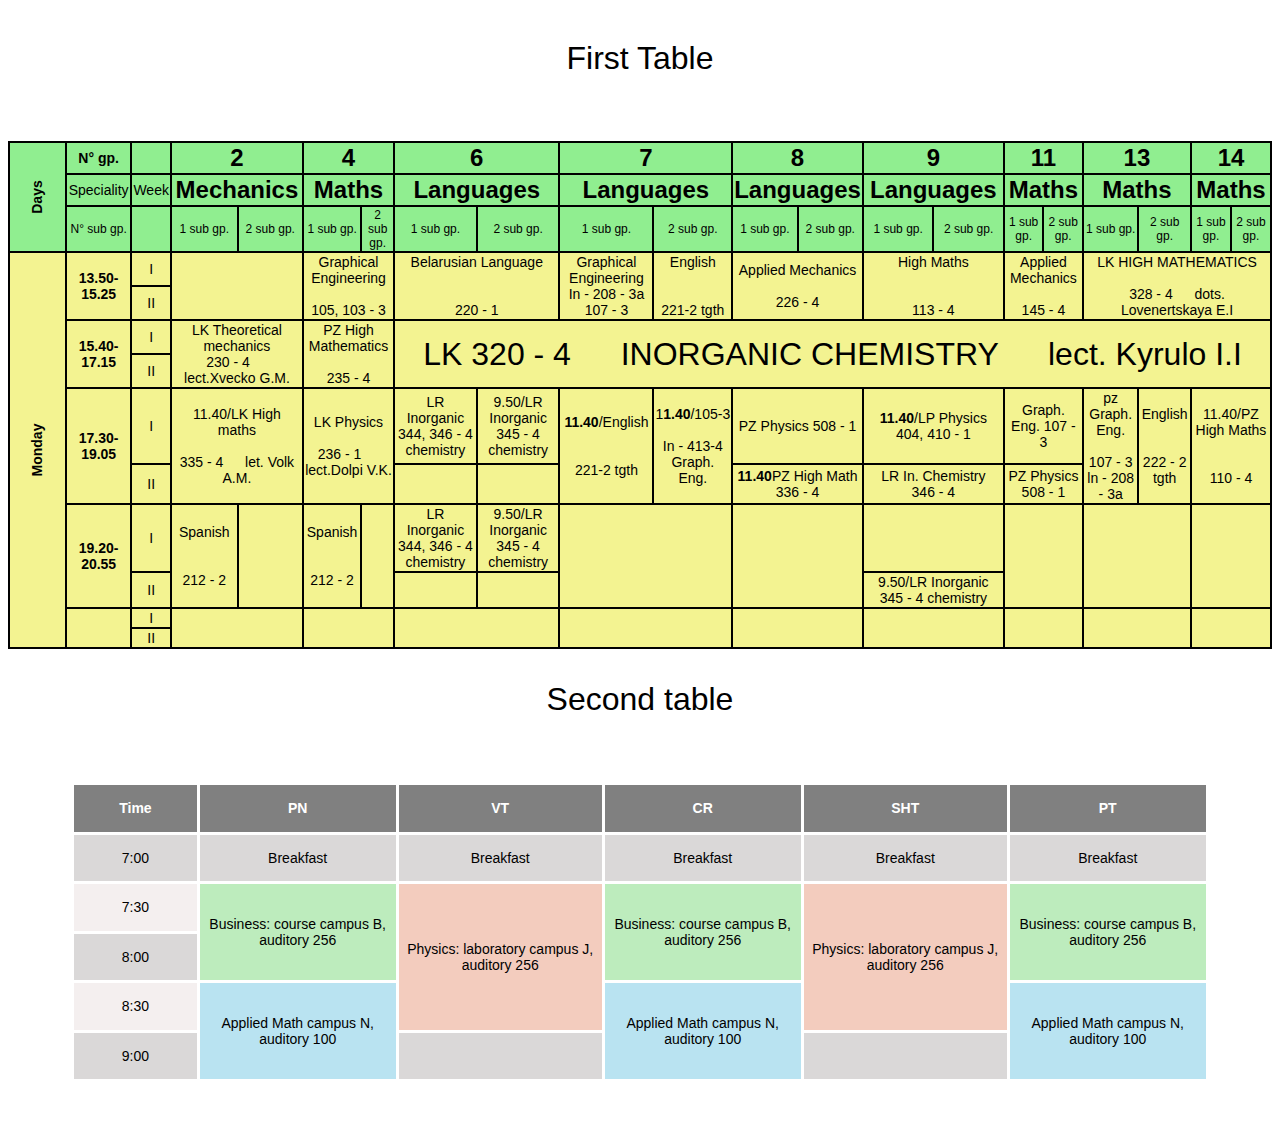
<file: WEEK2/task2.html>
<!DOCTYPE html>
<html lang="en">
<head>
    <meta charset="UTF-8">
    <title>Table</title>
    <link rel="stylesheet" href="table.css">
    <style>
        /*.second-t > tr:nth-child(even){*/
        /*    background-color: grey;*/
        /*}*/
    </style>
</head>
<body>
<div class="title">First Table</div>
    <table class="center">
        <tbody>
            <tr class="first">
                <td rowspan="3" class="day">Days</td>
                <td><strong>N° gp.</strong></td>
                <td></td>
                <td colspan="2">2</td>
                <td colspan="2">4</td>
                <td colspan="2">6</td>
                <td colspan="2">7</td>
                <td colspan="2">8</td>
                <td colspan="2">9</td>
                <td colspan="2">11</td>
                <td colspan="2">13</td>
                <td colspan="2">14</td>
            </tr>
            <tr class="second">
                <td>Speciality</td>
                <td>Week</td>
                <td colspan="2">Mechanics</td>
                <td colspan="2">Maths</td>
                <td colspan="2">Languages</td>
                <td colspan="2">Languages</td>
                <td colspan="2">Languages</td>
                <td colspan="2">Languages</td>
                <td colspan="2">Maths</td>
                <td colspan="2">Maths</td>
                <td colspan="2">Maths</td>
            </tr>
            <tr class="third">
                <td>N° sub gp.</td>
                <td></td>
                <td>1 sub gp.</td>
                <td>2 sub gp.</td>

                <td>1 sub gp.</td>
                <td>2 sub gp.</td>

                <td>1 sub gp.</td>
                <td>2 sub gp.</td>

                <td>1 sub gp.</td>
                <td>2 sub gp.</td>

                <td>1 sub gp.</td>
                <td>2 sub gp.</td>

                <td>1 sub gp.</td>
                <td>2 sub gp.</td>

                <td>1 sub gp.</td>
                <td>2 sub gp.</td>

                <td>1 sub gp.</td>
                <td>2 sub gp.</td>

                <td>1 sub gp.</td>
                <td>2 sub gp.</td>
            </tr>
            <tr class="fourth">
                <td rowspan="10" class="day">Monday</td>
                <td rowspan="2"><strong>13.50-15.25</strong></td>
                <td>I</td>
                <td colspan="2" rowspan="2"></td>
                <td colspan="2" rowspan="2">Graphical Engineering <br><br> 105, 103 - 3</td>
                <td colspan="2" rowspan="2">Belarusian Language <br><br><br>220 - 1</td>
                <td rowspan="2">Graphical Engineering <br> In - 208 - 3a 107 - 3</td>
                <td rowspan="2">English <br><br><br>221-2 tgth</td>
                <td colspan="2" rowspan="2">Applied Mechanics <br><br>226 - 4</td>
                <td colspan="2" rowspan="2">High Maths <br><br><br>113 - 4</td>
                <td colspan="2" rowspan="2">Applied Mechanics<br><br>145 - 4</td>
                <td colspan="4" rowspan="2">LK HIGH MATHEMATICS<br><br>328 - 4 &emsp; dots. Lovenertskaya E.I</td>
            </tr>
            <tr class="fifth">
                <td>II</td>
            </tr>
            <tr class="sixth">
                <td rowspan="2"><strong>15.40-17.15</strong></td>
                <td>I</td>
                <td colspan="2" rowspan="2">LK Theoretical mechanics<br>230 - 4 &emsp; lect.Xvecko G.M.</td>
                <td colspan="2" rowspan="2">PZ High Mathematics <br><br>235 - 4</td>
                <td colspan="14" rowspan="2" style="font-size: 2rem">LK 320 - 4 &emsp; INORGANIC CHEMISTRY &emsp; lect. Kyrulo I.I</td>
            </tr>
            <tr class="seventh">
                <td>II</td>
            </tr>
            <tr class="eighth">
                <td rowspan="2"><strong>17.30-19.05</strong></td>
                <td>I</td>
                <td colspan="2" rowspan="2">11.40/LK High maths<br><br>335 - 4 &emsp; let. Volk A.M.</td>
                <td colspan="2" rowspan="2">LK Physics<br><br>236 - 1 &emsp; lect.Dolpi V.K.</td>
                <td>LR Inorganic 344, 346 - 4 chemistry</td>
                <td>9.50/LR Inorganic 345 - 4 chemistry</td>
                <td rowspan="2"><strong>11.40</strong>/English<br><br><br>221-2 tgth</td>
                <td rowspan="2">1<strong>1.40</strong>/105-3<br><br>In - 413-4 Graph. Eng.</td>
                <td colspan="2">PZ Physics 508 - 1</td>
                <td colspan="2"><strong>11.40</strong>/LP Physics 404, 410 - 1</td>
                <td colspan="2">Graph. Eng. 107 - 3</td>
                <td rowspan="2">pz Graph. Eng.<br><br>107 - 3 ln - 208 - 3a</td>
                <td rowspan="2">English<br><br><br>222 - 2 tgth</td>
                <td colspan="2" rowspan="2">11.40/PZ High Maths<br><br><br> 110 - 4</td>
            </tr>
            <tr class="ninth">
                <td>II</td>
                <td></td>
                <td></td>
                <td colspan="2"><strong>11.40</strong>PZ High Math<br>336 - 4</td>
                <td colspan="2">LR In. Chemistry<br>346 - 4</td>
                <td colspan="2">PZ Physics<br>508 - 1</td>
            </tr>
            <tr class="tenth">
                <td rowspan="2"><strong>19.20-20.55</strong></td>
                <td>I</td>
                <td rowspan="2">Spanish<br><br><br>212 - 2</td>
                <td rowspan="2"></td>
                <td rowspan="2">Spanish<br><br><br>212 - 2</td>
                <td rowspan="2"></td>
                <td>LR Inorganic 344, 346 - 4 chemistry</td>
                <td>9.50/LR Inorganic 345 - 4 chemistry</td>
                <td colspan="2" rowspan="2"></td>
                <td colspan="2" rowspan="2"></td>
                <td colspan="2"></td>
                <td colspan="2" rowspan="2"></td>
                <td colspan="2" rowspan="2"></td>
                <td colspan="2" rowspan="2"></td>
            </tr>
            <tr class="eleventh">
                <td>II</td>
                <td></td>
                <td></td>
                <td colspan="2">9.50/LR Inorganic 345 - 4 chemistry</td>
            </tr>
            <tr class="twelfth">
                <td rowspan="2"></td>
                <td>I</td>
                <td rowspan="2" colspan="2"></td>
                <td rowspan="2" colspan="2"></td>
                <td rowspan="2" colspan="2"></td>
                <td rowspan="2" colspan="2"></td>
                <td rowspan="2" colspan="2"></td>
                <td rowspan="2" colspan="2"></td>
                <td rowspan="2" colspan="2"></td>
                <td rowspan="2" colspan="2"></td>
                <td rowspan="2" colspan="2"></td>
            </tr>
            <tr class="thirteenth">
                <td>II</td>
            </tr>
        </tbody>
    </table>
<div class="title">Second table</div>
<table class="second-t">
    <tbody>
        <tr style="background: grey; color: white" class="first-r">
            <th style="padding: 0 45px 0 45px">Time</th>
            <th>PN</th>
            <th>VT</th>
            <th>CR</th>
            <th>SHT</th>
            <th>PT</th>
        </tr>
        <tr style="background: #dad8d8" class="second-r">
            <td class="td">7:00</td>
            <td class="td">Breakfast</td>
            <td class="td">Breakfast</td>
            <td class="td">Breakfast</td>
            <td class="td">Breakfast</td>
            <td class="td">Breakfast</td>
        </tr>
        <tr class="third-r">
            <td style="background: #f4efef" class="td">7:30</td>
            <td rowspan="2" style="background: #bdecbd" class="td">Business: course campus B, auditory 256</td>
            <td rowspan="3" style="background: #f3ccbe" class="td">Physics: laboratory campus J, auditory 256</td>
            <td rowspan="2" style="background: #bdecbd" class="td">Business: course campus B, auditory 256</td>
            <td rowspan="3" style="background: #f3ccbe" class="td">Physics: laboratory campus J, auditory 256</td>
            <td rowspan="2" style="background: #bdecbd" class="td">Business: course campus B, auditory 256</td>
        </tr>
        <tr class="fourth-r">
            <td style="background: #dad8d8" class="td">8:00</td>
        </tr>
        <tr class="fifth-r">
            <td style="background: #f4efef" class="td">8:30</td>
            <td rowspan="2" style="background: #b9e3f1" class="td">Applied Math campus N, auditory 100</td>
            <td rowspan="2" style="background: #b9e3f1" class="td">Applied Math campus N, auditory 100</td>
            <td rowspan="2" style="background: #b9e3f1" class="td">Applied Math campus N, auditory 100</td>
        </tr>
        <tr class="sixth-r">
            <td style="background: #dad8d8" class="td">9:00</td>
            <td style="background: #dad8d8" class="td"></td>
            <td style="background: #dad8d8" class="td"></td>
        </tr>
    </tbody>
</table>
</body>
</html>
</file>
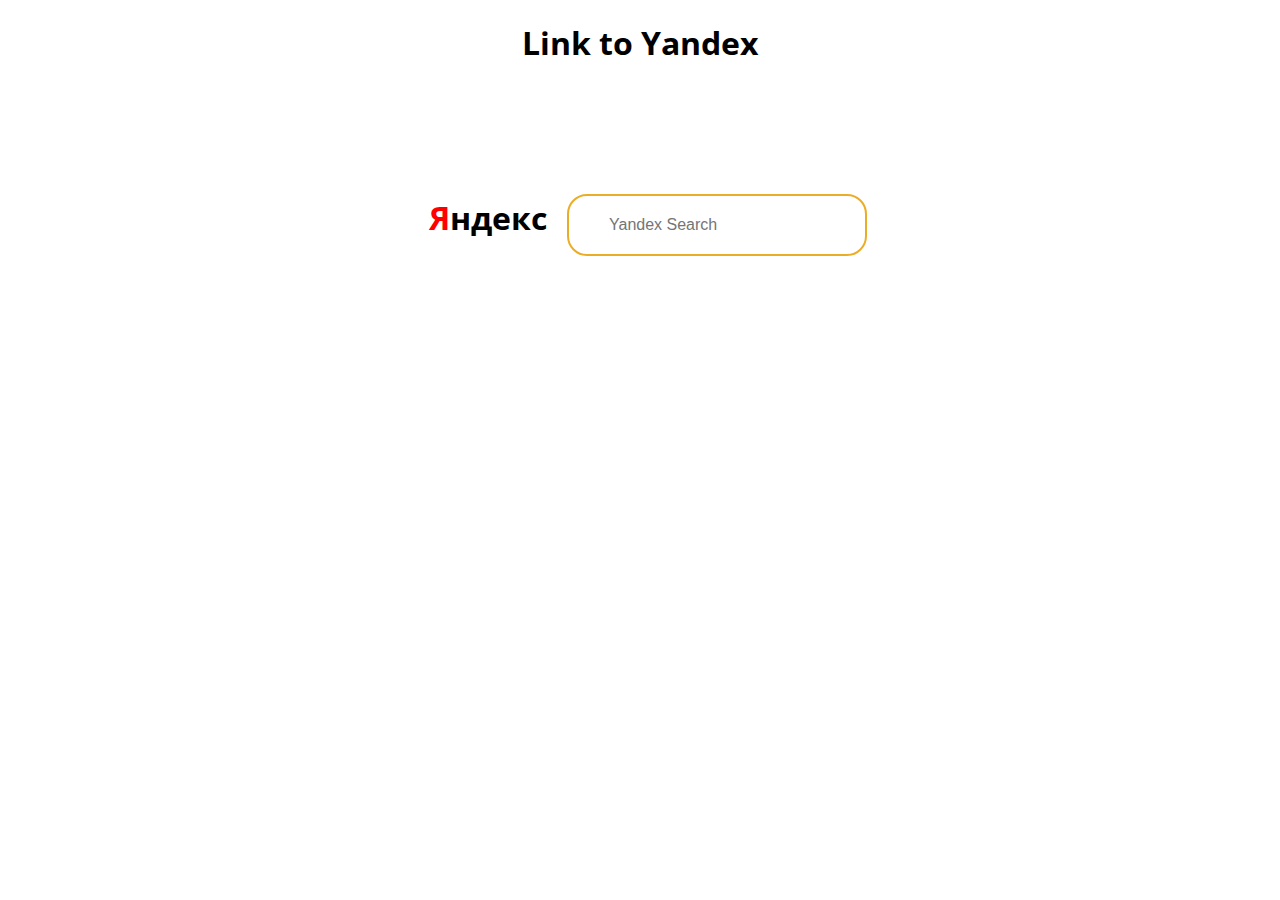
<file: WEEK3/toYandex.html>
<!DOCTYPE html>
<html lang="ru">
<head>
  <meta charset="UTF-8">

  <meta http-equiv="X-UA-Compatible" content="IE=edge">
  <meta name="viewport" content="width=device-width, initial-scale=1.0">
  <link rel="preconnect" href="https://fonts.googleapis.com">
  <link rel="preconnect" href="https://fonts.gstatic.com" crossorigin>
  <link href="https://fonts.googleapis.com/css2?family=Open+Sans&display=swap" rel="stylesheet">

  <title>toYandex</title>
  <style>
    body{
      font-family: 'Open Sans', serif ;
    }
    input {
      width: 300px;
      box-sizing: border-box;
      border: 2px solid #ecad26;
      border-radius: 20px;
      font-size: 16px;
      background-color: #ffffff;
      padding: 20px 20px 20px 40px;
      -webkit-transition: width 0.5s ease-out;
      transition: width 0.5s ease-out;
      margin-top: 4rem;
    }

    input:focus {
      width: 800px;
    }

    form{
      text-align: center;
    }
    label{
      font-size: 2rem;
      font-weight: bold;
      padding: 1rem;
    }
    span{
      color: red;
    }
  </style>
</head>
<body>
<h1 style="text-align: center;">Link to Yandex</h1>
<br><br>

<form action="https://www.yandex.kz/search/">
  <label for="text"><span>Я</span>ндекс</label>
  <input type="text" placeholder="Yandex Search" id="text" name="text"><br><br>
  <button type="submit" style="visibility: hidden">Search</button>
</form>

</body>
</html>
</file>
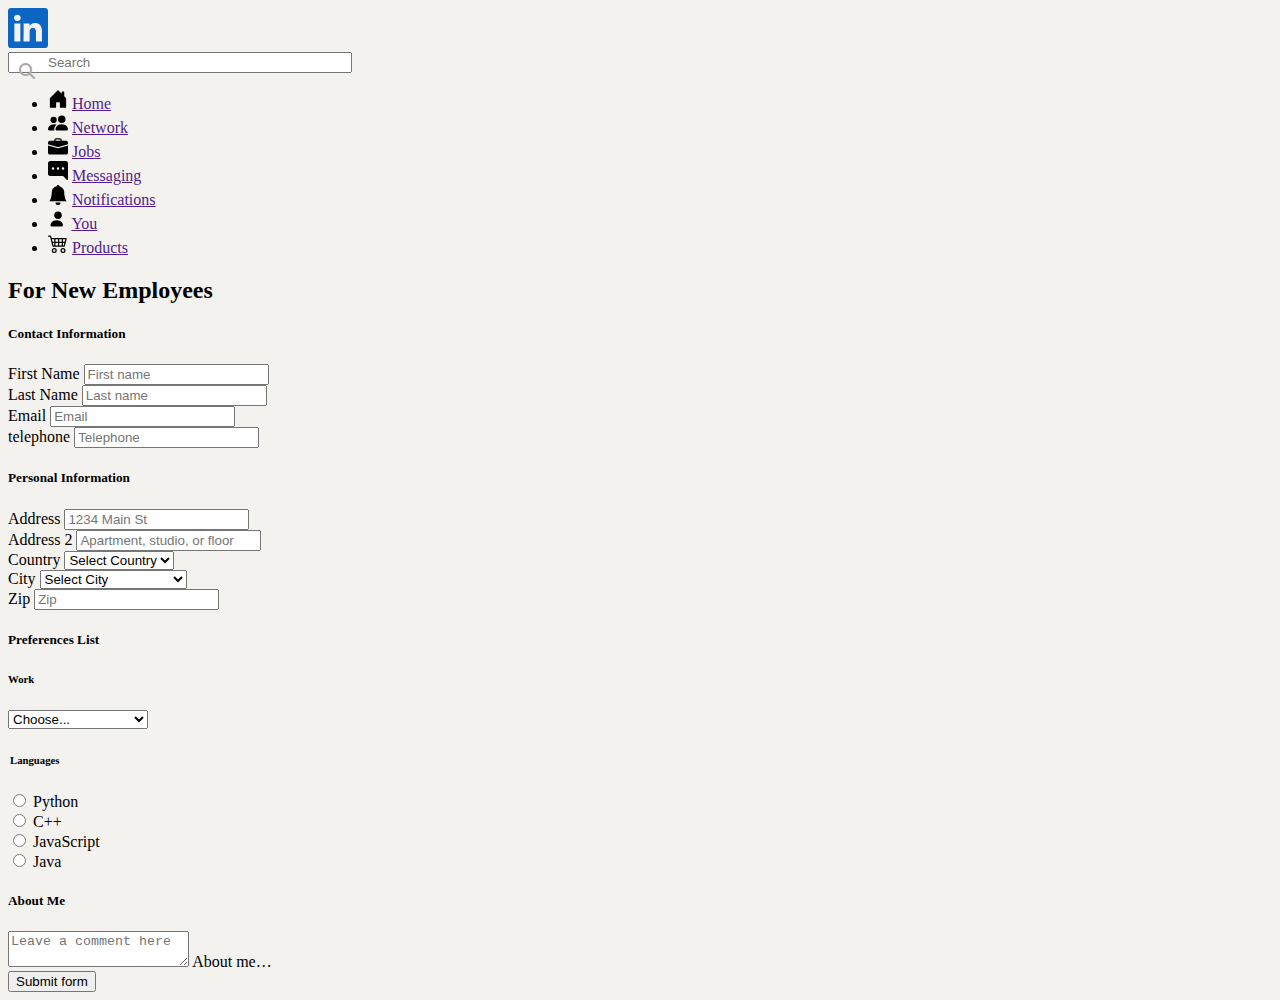
<file: WEEK6/form.html>
<!DOCTYPE html>
<html lang="en">
<head>
    <meta charset="UTF-8">
    <link rel="stylesheet" href="style.css">
    <meta name="viewport" content="width=device-width, initial-scale=1.0">
    <link rel="stylesheet" href="https://cdnjs.cloudflare.com/ajax/libs/font-awesome/6.1.1/css/all.min.css" />
    <link rel="stylesheet" href="https://cdn.jsdelivr.net/npm/bootstrap@5.1.3/dist/css/bootstrap.min.css" integrity="sha384-1BmE4kWBq78iYhFldvKuhfTAU6auU8tT94WrHftjDbrCEXSU1oBoqyl2QvZ6jIW3" crossorigin="anonymous">
    <title>Bootstrap Form</title>
</head>
<body class="row" style="background: #f3f2ef">
    <header class="header d-flex p-2 justify-content-center flex-row bg-white sticky-top">
        <div class="linkedIn mx-4">
            <svg xmlns="http://www.w3.org/2000/svg" width="40" height="40" fill="#0A66C2" class="bi bi-linkedin" viewBox="0 0 16 16">
                <path d="M0 1.146C0 .513.526 0 1.175 0h13.65C15.474 0 16 .513 16 1.146v13.708c0 .633-.526 1.146-1.175 1.146H1.175C.526 16 0 15.487 0 14.854V1.146zm4.943 12.248V6.169H2.542v7.225h2.401zm-1.2-8.212c.837 0 1.358-.554 1.358-1.248-.015-.709-.52-1.248-1.342-1.248-.822 0-1.359.54-1.359 1.248 0 .694.521 1.248 1.327 1.248h.016zm4.908 8.212V9.359c0-.216.016-.432.08-.586.173-.431.568-.878 1.232-.878.869 0 1.216.662 1.216 1.634v3.865h2.401V9.25c0-2.22-1.184-3.252-2.764-3.252-1.274 0-1.845.7-2.165 1.193v.025h-.016a5.54 5.54 0 0 1 .016-.025V6.169h-2.4c.03.678 0 7.225 0 7.225h2.4z"/>
            </svg>
        </div>
        <div class="search mt-2">
            <form action="" method="get">
                <span class="fa fa-search form-control-feedback"></span>
                <input type="text" class="form-control bg-light" placeholder="Search" style="width:300px">
            </form>
        </div>
        <div class="menu d-flex justify-content-end">
            <ul class="d-flex flex-row justify-content-end list-unstyled p-auto">
                <li class="ms-5">
                            <span class="d-block text-center p-auto text-muted">
                                <svg xmlns="http://www.w3.org/2000/svg" width="20" height="20" fill="currentColor" class="bi bi-house-door-fill" viewBox="0 0 16 16">
                                <path d="M6.5 14.5v-3.505c0-.245.25-.495.5-.495h2c.25 0 .5.25.5.5v3.5a.5.5 0 0 0 .5.5h4a.5.5 0 0 0 .5-.5v-7a.5.5 0 0 0-.146-.354L13 5.793V2.5a.5.5 0 0 0-.5-.5h-1a.5.5 0 0 0-.5.5v1.293L8.354 1.146a.5.5 0 0 0-.708 0l-6 6A.5.5 0 0 0 1.5 7.5v7a.5.5 0 0 0 .5.5h4a.5.5 0 0 0 .5-.5z"/>
                                </svg>
                            </span>
                    <span class="d-block"><a class="text-muted text-decoration-none" href="">Home</a></span>
                </li>
                <li class="mx-2">
                            <span class="d-block text-center p-auto text-muted">
                                <svg xmlns="http://www.w3.org/2000/svg" width="20" height="20" fill="currentColor" class="bi bi-people-fill" viewBox="0 0 16 16">
                                <path d="M7 14s-1 0-1-1 1-4 5-4 5 3 5 4-1 1-1 1H7zm4-6a3 3 0 1 0 0-6 3 3 0 0 0 0 6z"/>
                                <path fill-rule="evenodd" d="M5.216 14A2.238 2.238 0 0 1 5 13c0-1.355.68-2.75 1.936-3.72A6.325 6.325 0 0 0 5 9c-4 0-5 3-5 4s1 1 1 1h4.216z"/>
                                <path d="M4.5 8a2.5 2.5 0 1 0 0-5 2.5 2.5 0 0 0 0 5z"/>
                                </svg></span>
                    <span class="d-block"><a class="text-muted text-decoration-none" href="">Network</a></span>
                </li>
                <li class="mx-2">
                            <span class="d-block text-center p-auto text-muted">
                            <svg xmlns="http://www.w3.org/2000/svg" width="20" height="20" fill="currentColor" class="bi bi-briefcase-fill" viewBox="0 0 16 16">
                                <path d="M6.5 1A1.5 1.5 0 0 0 5 2.5V3H1.5A1.5 1.5 0 0 0 0 4.5v1.384l7.614 2.03a1.5 1.5 0 0 0 .772 0L16 5.884V4.5A1.5 1.5 0 0 0 14.5 3H11v-.5A1.5 1.5 0 0 0 9.5 1h-3zm0 1h3a.5.5 0 0 1 .5.5V3H6v-.5a.5.5 0 0 1 .5-.5z"/>
                                <path d="M0 12.5A1.5 1.5 0 0 0 1.5 14h13a1.5 1.5 0 0 0 1.5-1.5V6.85L8.129 8.947a.5.5 0 0 1-.258 0L0 6.85v5.65z"/>
                            </svg></span>
                    <span class="d-block"><a class="text-muted text-decoration-none" href="">Jobs</a></span>
                </li>
                <li class="mx-2">
                            <span class="d-block text-center p-auto text-muted">
                                <svg xmlns="http://www.w3.org/2000/svg" width="20" height="20" fill="currentColor" class="bi bi-chat-right-dots-fill" viewBox="0 0 16 16">
                                <path d="M16 2a2 2 0 0 0-2-2H2a2 2 0 0 0-2 2v8a2 2 0 0 0 2 2h9.586a1 1 0 0 1 .707.293l2.853 2.853a.5.5 0 0 0 .854-.353V2zM5 6a1 1 0 1 1-2 0 1 1 0 0 1 2 0zm4 0a1 1 0 1 1-2 0 1 1 0 0 1 2 0zm3 1a1 1 0 1 1 0-2 1 1 0 0 1 0 2z"/>
                            </svg></span>
                    <span class="d-block"><a class="text-muted text-decoration-none" href="">Messaging</a></span>
                </li>
                <li class="mx-2">
                            <span class="d-block text-center p-auto text-muted">
                                <svg xmlns="http://www.w3.org/2000/svg" width="20" height="20" fill="currentColor" class="bi bi-bell-fill" viewBox="0 0 16 16">
                                <path d="M8 16a2 2 0 0 0 2-2H6a2 2 0 0 0 2 2zm.995-14.901a1 1 0 1 0-1.99 0A5.002 5.002 0 0 0 3 6c0 1.098-.5 6-2 7h14c-1.5-1-2-5.902-2-7 0-2.42-1.72-4.44-4.005-4.901z"/>
                                </svg></span>
                    <span class="d-block"><a class="text-muted text-decoration-none" href="">Notifications</a></span>
                </li>

                <li class="dropdown mx-2 position-relative d-inline-block">
                            <span class="d-block text-center p-auto text-muted">
                                <svg xmlns="http://www.w3.org/2000/svg" width="20" height="20" fill="currentColor" class="bi bi-person-fill" viewBox="0 0 16 16">
                                <path d="M3 14s-1 0-1-1 1-4 5-4 5 3 5 4-1 1-1 1H3zm5-6a3 3 0 1 0 0-6 3 3 0 0 0 0 6z"/>
                                </svg></span>
                    <span class="d-block"><a class="showBtn text-muted text-decoration-none dropdown-toggle"  onclick="showDropdown" href="">You</a></span>
                </li>
                <div class="vr"></div>
                <li class="mx-2">
                            <span class="d-block text-center p-auto text-muted">
                                <svg xmlns="http://www.w3.org/2000/svg" width="20" height="20" fill="currentColor" class="bi bi-cart4" viewBox="0 0 16 16">
                                <path d="M0 2.5A.5.5 0 0 1 .5 2H2a.5.5 0 0 1 .485.379L2.89 4H14.5a.5.5 0 0 1 .485.621l-1.5 6A.5.5 0 0 1 13 11H4a.5.5 0 0 1-.485-.379L1.61 3H.5a.5.5 0 0 1-.5-.5zM3.14 5l.5 2H5V5H3.14zM6 5v2h2V5H6zm3 0v2h2V5H9zm3 0v2h1.36l.5-2H12zm1.11 3H12v2h.61l.5-2zM11 8H9v2h2V8zM8 8H6v2h2V8zM5 8H3.89l.5 2H5V8zm0 5a1 1 0 1 0 0 2 1 1 0 0 0 0-2zm-2 1a2 2 0 1 1 4 0 2 2 0 0 1-4 0zm9-1a1 1 0 1 0 0 2 1 1 0 0 0 0-2zm-2 1a2 2 0 1 1 4 0 2 2 0 0 1-4 0z"/>
                                </svg></span>
                    <span class="d-block"><a class="text-muted text-decoration-none" href="">Products</a></span>
                </li>
            </ul>
        </div>
    </header>
<main>
    <div class="container" style="background: #f3f2ef">
        <div class="row">
            <form class="form col-md-8 bg-white mt-4 pb-4 mb-4" style="border-radius: 10px; margin: 0 auto;">
                <div class="text-center p-4">
                    <h2>For New Employees</h2>
                </div>
                        <h5 class="p-2">Contact Information</h5>

                    <div class="row">
                        <div class="col">
                            <label>First Name</label>
                            <input type="text" class="form-control" placeholder="First name" aria-label="First name">
                        </div>
                        <div class="col">
                            <label>Last Name</label>
                            <input type="text" class="form-control" placeholder="Last name" aria-label="Last name">
                        </div>
                    </div>
                    <div class="row mt-2">
                        <div class="col">
                            <label for="inputEmail4" class="form-label">Email</label>
                            <input type="email" class="form-control" id="inputEmail4" placeholder="Email">
                        </div>
                        <div class="col">
                            <label for="inputTelephone" class="form-label">telephone</label>
                            <input type="tel" class="form-control" id="inputTelephone" placeholder="Telephone">
                        </div>
                    </div>

                        <h5 class="mt-4 p-2">Personal Information</h5>

                <div class="col-12">
                    <label for="inputAddress" class="form-label">Address</label>
                    <input type="text" class="form-control" id="inputAddress" placeholder="1234 Main St">
                </div>
                    <div class="col-12 mt-2">
                        <label for="inputAddress2" class="form-label">Address 2</label>
                        <input type="text" class="form-control" id="inputAddress2" placeholder="Apartment, studio, or floor">
                    </div>
                <div class="row g-3 mt-2">
                    <div class="col-sm-7">
                        <label class="form-label">Country</label>
                        <select id="inputState" class="form-select">
                            <option value="">Select Country</option>
                            <option value="Kz">Kazakhstan</option>
                        </select>
                    </div>
                    <div class="col-sm">
                        <label class="form-label">City</label>
                        <select id="inputCity" class="form-select">
                            <option value="">Select City</option>
                            <option value="Akkol">Akkol</option>
                            <option value="Akkol’">Akkol’</option>
                            <option value="Aksu">Aksu</option>
                            <option value="Astrakhan">Astrakhan</option>
                            <option value="Atbasar">Atbasar</option>
                            <option value="Balkashino">Balkashino</option>
                            <option value="Bestobe">Bestobe</option>
                            <option value="Derzhavīnsk">Derzhavīnsk</option>
                            <option value="Egindiköl">Egindiköl</option>
                            <option value="Esil">Esil</option>
                            <option value="Kokshetau">Kokshetau</option>
                            <option value="Krasnogorskiy">Krasnogorskiy</option>
                            <option value="Makinsk">Makinsk</option>
                            <option value="Shantobe">Shantobe</option>
                            <option value="Shchuchinsk">Shchuchinsk</option>
                            <option value="Shortandy">Shortandy</option>
                            <option value="Stepnogorsk">Stepnogorsk</option>
                            <option value="Stepnyak">Stepnyak</option>
                            <option value="Yermentau">Yermentau</option>
                            <option value="Zavodskoy">Zavodskoy</option>
                            <option value="Zhaqsy">Zhaqsy</option>
                            <option value="Zholymbet">Zholymbet</option>
                            <option value="Aktobe">Aktobe</option>
                            <option value="Batamshinskiy">Batamshinskiy</option>
                            <option value="Bayganin">Bayganin</option>
                            <option value="Embi">Embi</option>
                            <option value="Kandyagash">Kandyagash</option>
                            <option value="Khromtau">Khromtau</option>
                            <option value="Martuk">Martuk</option>
                            <option value="Shalqar">Shalqar</option>
                            <option value="Shubarkuduk">Shubarkuduk</option>
                            <option value="Shubarshi">Shubarshi</option>
                            <option value="Temir">Temir</option>
                            <option value="Yrghyz">Yrghyz</option>
                            <option value="Almaty">Almaty</option>
                            <option value="Bakanas">Bakanas</option>
                            <option value="Balpyk Bī">Balpyk Bī</option>
                            <option value="Burunday">Burunday</option>
                            <option value="Chemolgan">Chemolgan</option>
                            <option value="Druzhba">Druzhba</option>
                            <option value="Esik">Esik</option>
                            <option value="Kapshagay">Kapshagay</option>
                            <option value="Kegen">Kegen</option>
                            <option value="Lepsy">Lepsy</option>
                            <option value="Matay">Matay</option>
                            <option value="Otegen Batyra">Otegen Batyra</option>
                            <option value="Pervomayka">Pervomayka</option>
                            <option value="Sarkand">Sarkand</option>
                            <option value="Saryozek">Saryozek</option>
                            <option value="Taldykorgan">Taldykorgan</option>
                            <option value="Talghar">Talghar</option>
                            <option value="Tekeli">Tekeli</option>
                            <option value="Turgen">Turgen</option>
                            <option value="Ülken">Ülken</option>
                            <option value="Ush-Tyube">Ush-Tyube</option>
                            <option value="Zharkent">Zharkent</option>
                            <option value="Akkol’">Akkol’</option>
                            <option value="Atyrau">Atyrau</option>
                            <option value="Balykshi">Balykshi</option>
                            <option value="Bayshonas">Bayshonas</option>
                            <option value="Dossor">Dossor</option>
                            <option value="Inderbor">Inderbor</option>
                            <option value="Makhambet">Makhambet</option>
                            <option value="Maloye Ganyushkino">Maloye Ganyushkino</option>
                            <option value="Maqat">Maqat</option>
                            <option value="Miyaly">Miyaly</option>
                            <option value="Qaraton">Qaraton</option>
                            <option value="Qulsary">Qulsary</option>
                            <option value="Shalkar">Shalkar</option>
                            <option value="Baikonur">Baikonur</option>
                            <option value="Altayskiy">Altayskiy</option>
                            <option value="Aqtoghay">Aqtoghay</option>
                            <option value="Asūbulaq">Asūbulaq</option>
                            <option value="Auezov">Auezov</option>
                            <option value="Ayagoz">Ayagoz</option>
                            <option value="Belogorskīy">Belogorskīy</option>
                            <option value="Belousovka">Belousovka</option>
                            <option value="Borodulikha">Borodulikha</option>
                            <option value="Georgīevka">Georgīevka</option>
                            <option value="Glubokoye">Glubokoye</option>
                            <option value="Kurchatov">Kurchatov</option>
                            <option value="Kurchum">Kurchum</option>
                            <option value="Maleyevsk">Maleyevsk</option>
                            <option value="Ognevka">Ognevka</option>
                            <option value="Priisk Boko">Priisk Boko</option>
                            <option value="Qaraūyl">Qaraūyl</option>
                            <option value="Ridder">Ridder</option>
                            <option value="Semey">Semey</option>
                            <option value="Shar">Shar</option>
                            <option value="Shemonaīkha">Shemonaīkha</option>
                            <option value="Suykbulak">Suykbulak</option>
                            <option value="Tūghyl">Tūghyl</option>
                            <option value="Urzhar">Urzhar</option>
                            <option value="Ust-Kamenogorsk">Ust-Kamenogorsk</option>
                            <option value="Ūst’-Talovka">Ūst’-Talovka</option>
                            <option value="Zaysan">Zaysan</option>
                            <option value="Zhalghyztobe">Zhalghyztobe</option>
                            <option value="Zhanga Buqtyrma">Zhanga Buqtyrma</option>
                            <option value="Zhezkent">Zhezkent</option>
                            <option value="Zyryanovsk">Zyryanovsk</option>
                            <option value="Aqbaqay">Aqbaqay</option>
                            <option value="Chu">Chu</option>
                            <option value="Georgiyevka">Georgiyevka</option>
                            <option value="Granitogorsk">Granitogorsk</option>
                            <option value="Karatau">Karatau</option>
                            <option value="Khantaū">Khantaū</option>
                            <option value="Lugovoy">Lugovoy</option>
                            <option value="Lugovoye">Lugovoye</option>
                            <option value="Merke">Merke</option>
                            <option value="Moyynkum">Moyynkum</option>
                            <option value="Mynaral">Mynaral</option>
                            <option value="Oytal">Oytal</option>
                            <option value="Sarykemer">Sarykemer</option>
                            <option value="Shyghanaq">Shyghanaq</option>
                            <option value="Taraz">Taraz</option>
                            <option value="Zhangatas">Zhangatas</option>
                            <option value="Abay">Abay</option>
                            <option value="Abay Qalasy">Abay Qalasy</option>
                            <option value="Aksu-Ayuly">Aksu-Ayuly</option>
                            <option value="Aktas">Aktas</option>
                            <option value="Aktau">Aktau</option>
                            <option value="Aktogay">Aktogay</option>
                            <option value="Aqadyr">Aqadyr</option>
                            <option value="Aqshataū">Aqshataū</option>
                            <option value="Aqtoghay Aūdany">Aqtoghay Aūdany</option>
                            <option value="Atasū">Atasū</option>
                            <option value="Balqash">Balqash</option>
                            <option value="Bukhar-Zhyrau">Bukhar-Zhyrau</option>
                            <option value="Dolinka">Dolinka</option>
                            <option value="Karagandy">Karagandy</option>
                            <option value="Kīevka">Kīevka</option>
                            <option value="Koktal">Koktal</option>
                            <option value="Kushoky">Kushoky</option>
                            <option value="Kyzylzhar">Kyzylzhar</option>
                            <option value="Moyynty">Moyynty</option>
                            <option value="Novodolinskiy">Novodolinskiy</option>
                            <option value="Osakarovka">Osakarovka</option>
                            <option value="Prigorodnoye">Prigorodnoye</option>
                            <option value="Priozersk">Priozersk</option>
                            <option value="Qarazhal">Qarazhal</option>
                            <option value="Qarqaraly">Qarqaraly</option>
                            <option value="Saryshaghan">Saryshaghan</option>
                            <option value="Sayaq">Sayaq</option>
                            <option value="Shakhan">Shakhan</option>
                            <option value="Shakhtinsk">Shakhtinsk</option>
                            <option value="Shashūbay">Shashūbay</option>
                            <option value="Shubarköl">Shubarköl</option>
                            <option value="Soran">Soran</option>
                            <option value="Temirtau">Temirtau</option>
                            <option value="Tokarevka">Tokarevka</option>
                            <option value="Verkhniye Kayrakty">Verkhniye Kayrakty</option>
                            <option value="Zhambyl">Zhambyl</option>
                            <option value="Zharyk">Zharyk</option>
                            <option value="Zhezqazghan">Zhezqazghan</option>
                            <option value="Arkalyk">Arkalyk</option>
                            <option value="Ayat">Ayat</option>
                            <option value="Borovskoy">Borovskoy</option>
                            <option value="Dzhetygara">Dzhetygara</option>
                            <option value="Fyodorovka">Fyodorovka</option>
                            <option value="Karasu">Karasu</option>
                            <option value="Komsomolets">Komsomolets</option>
                            <option value="Kostanay">Kostanay</option>
                            <option value="Lisakovsk">Lisakovsk</option>
                            <option value="Ordzhonikidze">Ordzhonikidze</option>
                            <option value="Qashar">Qashar</option>
                            <option value="Qusmuryn">Qusmuryn</option>
                            <option value="Rudnyy">Rudnyy</option>
                            <option value="Tobol">Tobol</option>
                            <option value="Torghay">Torghay</option>
                            <option value="Troyebratskiy">Troyebratskiy</option>
                            <option value="Aral">Aral</option>
                            <option value="Ayteke Bi">Ayteke Bi</option>
                            <option value="Belköl">Belköl</option>
                            <option value="Dzhalagash">Dzhalagash</option>
                            <option value="Kyzylorda">Kyzylorda</option>
                            <option value="Qazaly">Qazaly</option>
                            <option value="Sekseūil">Sekseūil</option>
                            <option value="Shalqīya">Shalqīya</option>
                            <option value="Shīeli">Shīeli</option>
                            <option value="Tasböget">Tasböget</option>
                            <option value="Terenozek">Terenozek</option>
                            <option value="Yanykurgan">Yanykurgan</option>
                            <option value="Zhosaly">Zhosaly</option>
                            <option value="Aktau">Aktau</option>
                            <option value="Baūtīno">Baūtīno</option>
                            <option value="Beyneu">Beyneu</option>
                            <option value="Fort-Shevchenko">Fort-Shevchenko</option>
                            <option value="Munayshy">Munayshy</option>
                            <option value="Ömirzaq">Ömirzaq</option>
                            <option value="Sayötesh">Sayötesh</option>
                            <option value="Shetpe">Shetpe</option>
                            <option value="Taūshyq">Taūshyq</option>
                            <option value="Yeraliyev">Yeraliyev</option>
                            <option value="Zhanaozen">Zhanaozen</option>
                            <option value="Zhetibay">Zhetibay</option>
                            <option value="Birlestik">Birlestik</option>
                            <option value="Bishkul">Bishkul</option>
                            <option value="Bulayevo">Bulayevo</option>
                            <option value="Būrabay">Būrabay</option>
                            <option value="Kzyltu">Kzyltu</option>
                            <option value="Novoishimskiy">Novoishimskiy</option>
                            <option value="Petropavl">Petropavl</option>
                            <option value="Sergeyevka">Sergeyevka</option>
                            <option value="Smirnovo">Smirnovo</option>
                            <option value="Taiynsha">Taiynsha</option>
                            <option value="Talshik">Talshik</option>
                            <option value="Timiryazevo">Timiryazevo</option>
                            <option value="Volodarskoye">Volodarskoye</option>
                            <option value="Yavlenka">Yavlenka</option>
                            <option value="Nur-Sultan">Nur-Sultan</option>
                            <option value="Aksu">Aksu</option>
                            <option value="Bayanaul">Bayanaul</option>
                            <option value="Belogor’ye">Belogor’ye</option>
                            <option value="Ekibastuz">Ekibastuz</option>
                            <option value="Irtyshsk">Irtyshsk</option>
                            <option value="Kalkaman">Kalkaman</option>
                            <option value="Leninskiy">Leninskiy</option>
                            <option value="Mayqayyng">Mayqayyng</option>
                            <option value="Pavlodar">Pavlodar</option>
                            <option value="Qashyr">Qashyr</option>
                            <option value="Zhelezinka">Zhelezinka</option>
                            <option value="Arys">Arys</option>
                            <option value="Ashchysay">Ashchysay</option>
                            <option value="Asyqata">Asyqata</option>
                            <option value="Atakent">Atakent</option>
                            <option value="Bayzhansay">Bayzhansay</option>
                            <option value="Belyye Vody">Belyye Vody</option>
                            <option value="Chardara">Chardara</option>
                            <option value="Chayan">Chayan</option>
                            <option value="Chulakkurgan">Chulakkurgan</option>
                            <option value="Kantagi">Kantagi</option>
                            <option value="Kentau">Kentau</option>
                            <option value="Kokterek">Kokterek</option>
                            <option value="Lenger">Lenger</option>
                            <option value="Leninskoye">Leninskoye</option>
                            <option value="Maqtaaral Aūdany">Maqtaaral Aūdany</option>
                            <option value="Myrzakent">Myrzakent</option>
                            <option value="Qogham">Qogham</option>
                            <option value="Saryaghash">Saryaghash</option>
                            <option value="Saryaghash Aūdany">Saryaghash Aūdany</option>
                            <option value="Sastobe">Sastobe</option>
                            <option value="Sozaq Aūdany">Sozaq Aūdany</option>
                            <option value="Temirlanovka">Temirlanovka</option>
                            <option value="Turar Ryskulov">Turar Ryskulov</option>
                            <option value="Turkestan">Turkestan</option>
                            <option value="Tyul’kubas">Tyul’kubas</option>
                            <option value="Zhabagly">Zhabagly</option>
                            <option value="Aqsay">Aqsay</option>
                            <option value="Burlin">Burlin</option>
                            <option value="Chapaev">Chapaev</option>
                            <option value="Chingirlau">Chingirlau</option>
                            <option value="Dzhambeyty">Dzhambeyty</option>
                            <option value="Fedorovka">Fedorovka</option>
                            <option value="Kaztalovka">Kaztalovka</option>
                            <option value="Krūgloozernoe">Krūgloozernoe</option>
                            <option value="Oral">Oral</option>
                            <option value="Peremetnoe">Peremetnoe</option>
                            <option value="Saykhin">Saykhin</option>
                            <option value="Tasqala">Tasqala</option>
                            <option value="Zhänibek">Zhänibek</option>
                        </select>
                    </div>
                    <div class="col-sm">
                        <label class="form-label">Zip</label>
                        <input type="text" class="form-control" placeholder="Zip" aria-label="Zip">
                    </div>
                </div>

                <h5 class="mt-4 p-2">Preferences List</h5>

                <div class="row">
                    <div class="col-md-6">
                        <div class="form-check">
                            <label class="form-label"><h6>Work</h6></label>
                            <select class="form-select">
                                <option selected>Choose...</option>
                                <option>Software Engineer</option>
                                <option>Machine Learning</option>
                                <option>Robotic</option>
                                <option>Artificial Intelligence</option>
                                <option>Web-Dev</option>
                            </select>
                        </div>
                    </div>

                    <div class="col-md-2 mx-4">
                        <legend class="col-form-label col-sm-2 pt-0"><h6>Languages</h6></legend>
                        <div class="form-check">
                            <input class="form-check-input" type="radio" name="gridRadios" value="option1">
                            <label class="form-check-label">
                                Python
                            </label>
                        </div>
                        <div class="form-check">
                            <input class="form-check-input" type="radio" name="gridRadios" value="option2">
                            <label class="form-check-label">
                                C++
                            </label>
                        </div>
                    </div>

                    <div class="col-md-2 mt-4">
                        <div class="form-check">
                            <input class="form-check-input" type="radio" name="gridRadios" value="option2">
                            <label class="form-check-label">
                                JavaScript
                            </label>
                        </div>
                        <div class="form-check">
                            <input class="form-check-input" type="radio" name="gridRadios" value="option2">
                            <label class="form-check-label">
                                Java
                            </label>
                        </div>
                    </div>
                </div>
                <h5 class="mt-4 p-2">About Me</h5>
                <div class="row">
                    <div class="form-floating">
                        <textarea class="form-control" placeholder="Leave a comment here" id="floatingTextarea"></textarea>
                        <label for="floatingTextarea" class="text-muted mx-2">About me…</label>
                    </div>
                </div>
                <div class="col-12">
                    <button class="btn btn-primary mt-4 p-2" type="submit">Submit form</button>
                </div>
            </form>
        </div>
    </div>
</main>

</body>
</html>
</file>
<file: WEEK2/styles.css>
@import url("https://fonts.googleapis.com/css?family=Open+Sans|Roboto:400,700&display=swap");

:root {
    /* dark shades of primary color*/
    --clr-primary-1: hsl(205, 86%, 17%);
    --clr-primary-2: hsl(205, 77%, 27%);
    --clr-primary-3: hsl(205, 72%, 37%);
    --clr-primary-4: hsl(205, 63%, 48%);

    /* primary/main color */
    --clr-primary-5: hsl(205, 78%, 60%);

    /* lighter shades of primary color */
    --clr-primary-6: hsl(205, 89%, 70%);
    --clr-primary-7: hsl(205, 90%, 76%);
    --clr-primary-8: hsl(205, 86%, 81%);
    --clr-primary-9: hsl(205, 90%, 88%);
    --clr-primary-10: hsl(205, 100%, 96%);

    /* darkest grey - used for headings */
    --clr-grey-1: hsl(209, 61%, 16%);
    --clr-grey-2: hsl(211, 39%, 23%);
    --clr-grey-3: hsl(209, 34%, 30%);
    --clr-grey-4: hsl(209, 28%, 39%);

    /* grey used for paragraphs */
    --clr-grey-5: hsl(210, 22%, 49%);
    --clr-grey-6: hsl(209, 23%, 60%);
    --clr-grey-7: hsl(211, 27%, 70%);
    --clr-grey-8: hsl(210, 31%, 80%);
    --clr-grey-9: hsl(212, 33%, 89%);
    --clr-grey-10: hsl(210, 36%, 96%);
    --clr-white: #fff;
    --clr-red-dark: hsl(360, 67%, 44%);
    --clr-red-light: hsl(360, 71%, 66%);
    --clr-green-dark: hsl(169, 89%, 24%);
    --clr-green-light: hsl(175, 71%, 66%);
    --clr-black: #222;
    --ff-primary: "Roboto", sans-serif;
    --ff-secondary: "Open Sans", sans-serif;
    --transition: all 0.3s linear;
    --radius: 0.25rem;
    --light-shadow: 0 5px 15px rgba(0, 0, 0, 0.1);
    --dark-shadow: 0 5px 15px rgba(0, 0, 0, 0.2);
    --max-width: 1170px;
    --fixed-width: 620px;
}
/*
===============
Global Styles
===============
*/

/**,*/
/*::after,*/
/*::before {*/
/*    box-sizing: border-box;*/
/*}*/
html{
    scroll-behavior: smooth;
}
* {
    box-sizing: border-box;
}
body {
    font-family: var(--ff-secondary);
    background: var(--clr-grey-10);
    color: var(--clr-grey-1);
    line-height: 1.5;
    font-size: 0.875rem;
    margin: 0;
}
ul {
    list-style-type: none;
}
a {
    text-decoration: none;
    cursor: pointer;
}
h1,
h2,
h3,
h4 {
    text-transform: capitalize;
    line-height: 1.25;
    margin-bottom: 0.75rem;
    font-family: var(--ff-primary);
}
h1 {
    font-size: 3rem;
}
h2 {
    font-size: 2rem;
}
h3 {
    font-size: 1.25rem;
}
h4 {
    font-size: 0.875rem;
}
p {
    margin-bottom: 1.25rem;
    color: var(--clr-grey-5);
}
@media screen and (min-width: 800px) {
    h1 {
        font-size: 4rem;
    }
    h2 {
        font-size: 2.5rem;
    }
    h3 {
        font-size: 1.75rem;
    }
    h4 {
        font-size: 1rem;
    }
    body {
        font-size: 1rem;
    }
    h1,
    h2,
    h3,
    h4 {
        line-height: 1;
    }
}
.section {
    padding: 5rem 0;
}

.section-center {
    /*width: 90vw;*/
    width: 100%;
    margin: 0 auto;
    max-width: 1170px;
}
@media screen and (min-width: 992px) {
    .section-center {
        width: 95vw;
    }
}
main {
    min-height: 100vh;
    display: flex;
    place-items: center;
    padding: 1rem;
}
nav{
    position: absolute;
    top: 0;
    width: 100%;
    z-index: 999;
}
.nav-header {
    display: flex;
    align-items: center;
    justify-content: space-between;
    padding: 1rem;
}
.nav-header > a{
    font-size: 2rem;
    color: var(--clr-primary-1);
}
.nav-toggle {
    font-size: 1.5rem;
    color: var(--clr-primary-5);
    background: transparent;
    border-color: transparent;
    transition: var(--transition);
    cursor: pointer;
}
.nav-toggle:hover {
    color: var(--clr-primary-1);
    /*transform: rotate(90deg);*/
}
.logo {
    height: 40px;
}

.links a {
    font-size: 1rem;
    text-transform: capitalize;
    display: block;
    padding: 2rem;
    transition: var(--transition);
    color: var(--clr-primary-1);
}

.links a:hover {
    color: var(--clr-green-light);
    background: var(--clr-primary-1);
    padding-left: 1.5rem;
    cursor: pointer;
}

.links {
    height: 0;
    overflow: hidden;
    transition: var(--transition);
    cursor: pointer;
}
/*.show-links {*/
/*    height: 200px;*/
/*    !*10rem*!*/
/*}*/

.links-container{
    height: 0;
    overflow: hidden;
    transition: var(--transition);
}
.sticky{
    position: fixed;
    top: 0;
    width: 100%;
    z-index: 999;
}
.sticky {
    z-index: 999;
    position: fixed;
    top: 0;
    left: 0;
    width: 100%;
    background: #0f3855;

}

/*.sticky {*/
/*    padding-top: 0px;*/
/*}*/

@media screen and (min-width: 800px) {
    nav {
        background: transparent;
    }
    .nav-center {
        width: 90vw;
        max-width: 1170px;
        margin: 0 auto;
        display: flex;
        align-items: center;
        justify-content: space-between;
    }
    .nav-header {
        padding: 0;
    }
    .nav-toggle {
        display: none;
    }
    .links-container {
        height: auto !important;
    }
    .links {
        display: flex;
    }
    .links a {
        background: transparent;
        color: var(--clr-primary-1);
        font-size: 1.1rem;
        text-transform: capitalize;
        display: block;
        transition: var(--transition);
        margin: 0 1rem;
        font-weight: bold;
        padding: 0;
    }
    .links a:hover {
        color: var(--clr-white);
    }
}

.heading{
    position: relative;
    background: transparent;
}

header{
    min-height: 100vh;
    width: 100%;
    background-image: url("../IMAGES/rem (1).png");
    background-position: center;
    background-size: cover;
    position: relative;
    padding: 2rem;
    transition: 0.6s;
}

.title{
    padding: 13rem 3rem 2rem 8rem;
}

.title{
    animation-duration: 3s;
    animation-name: slidein;
}

.first-btn{
    display: inline-block;
    text-decoration: none;
    color: var(--clr-primary-1);
    background: transparent;
    border: 1px solid var(--clr-primary-1);
    padding: 1rem 2rem;
    position: relative;
    cursor: pointer;
    border-radius: 1rem;
    margin-top: 3rem;
}

.first-btn:hover{
    border: 2px solid var(--clr-primary-1);
    background: var(--clr-grey-1);
    transition: 1s;
    color: white;
}

h2 > span{
    color: var(--clr-green-light);
}

article{
    width: 70%;
    padding: 2rem;
}
.art-center{
    display: grid;
    justify-content: center;
    align-items: center;
}


.art-center > section > h3{
    text-align: center;
    justify-content: center;
    align-items: center;
    padding: 3rem;
}

.icons-tech{
    display: flex;
    align-items: center;
    text-align: center;
}

.fa-brands{
    padding: 1.5rem;
}

.fa-brands > span{
    text-align: center;
    align-items: center;
}

.timeline {
    position: relative;
    max-width: 1300px;
    margin: 0 auto;
}

/* The actual timeline (the vertical ruler) */
.timeline::after {
    content: '';
    position: absolute;
    width: 6px;
    background-color: var(--clr-green-light);
    top: 0;
    bottom: 0;
    left: 50%;
    margin-left: -3px;
    z-index: -1;
}

/* Container around content */
.container {
    padding: 10px 40px;
    position: relative;
    background-color: inherit;
    width: 43.2%;
}

/* The circles on the timeline */
.container::after {
    content: '';
    position: absolute;
    width: 25px;
    height: 25px;
    right: -17px;
    left: 95%;
    background-color: white;
    border: 4px solid #FF9F55;
    top: 15px;
    border-radius: 50%;
    z-index: 1;
}

/* Place the container to the left */
.left {
    left: 7%;
}

/* Place the container to the right */
.right {
    left: 50%;
}

/* Add arrows to the left container (pointing right) */
.left::before {
    content: " ";
    height: 0;
    position: absolute;
    top: 22px;
    width: 0;
    z-index: 1;
    right: 30px;
    border: medium solid white;
    border-width: 10px 0 10px 10px;
    border-color: transparent transparent transparent white;
}

/* Add arrows to the right container (pointing left) */
.right::before {
    content: " ";
    height: 0;
    position: absolute;
    top: 22px;
    width: 0;
    z-index: 1;
    left: 30px;
    border: medium solid white;
    border-width: 10px 10px 10px 0;
    border-color: transparent white transparent transparent;
}

/* Fix the circle for containers on the right side */
.right::after {
    left: -16px;
}

/* The actual content */
.content {
    padding: 20px 30px;
    background-color: white;
    position: relative;
    border-radius: 6px;
    box-shadow: var(--dark-shadow);

}

/* Media queries - Responsive timeline on screens less than 600px wide */
@media screen and (max-width: 600px) {
    /* Place the timelime to the left */
    .timeline::after {
        left: 31px;
    }

    /* Full-width containers */
    .container {
        width: 100%;
        padding-left: 70px;
        padding-right: 25px;
    }

    /* Make sure that all arrows are pointing leftwards */
    .container::before {
        left: 60px;
        border-width: 10px 10px 10px 0;
        border-color: transparent white transparent transparent;
    }

    /* Make sure all circles are at the same spot */
    .left::after, .right::after {
        left: 15px;
    }

    /* Make all right containers behave like the left ones */
    .right {
        left: 0%;
    }
}

.container-flex{
    background: white;
}
.timeline2{
    list-style-type: none;
    display: flex;
    align-items: center;
    justify-content: center;
    background: white;
    padding: 2rem;
    height: 300px;
    box-sizing: border-box;
    border: 1px solid white;
    border-radius: 10px;
    box-shadow: var(--dark-shadow);
}

.li{
    transition: all 200ms ease-in;}

.timestamp{
    margin-bottom: 20px;
    padding: 0px 40px;
    display: flex;
    flex-direction: column;
    align-items: center;
    font-weight: 100;
}

.status{
    padding: 0 40px;
    display: flex;
    justify-content: center;
    border-top: 2px solid #D6DCE0;
    position: relative;
    transition: all 200ms ease-in;
}


@media (min-device-width: 320px) and (max-device-width: 700px) {
    .timeline2 {
        list-style-type: none;
        display: block;
    }

    .li {
        transition: all 200ms ease-in;
        display: flex;
        width: inherit;
    }

    .timestamp {
        width: 100px;
    }

    .status :before {
        left: -8%;
        top: 30%;
        transition: all 200ms ease-in;
    }
}
    @media (min-width: 1024px) {
    body::before {
        background-attachment: fixed;
    }
}
@media screen and (min-width: 800px) {
    /*nav {
        background: var(--clr-white);
        box-shadow: var(--light-shadow);
    }*/
    .nav-center {
        max-width: 1333px;
        /*margin: 0 auto;*/
        display: flex;
        align-items: center;
        justify-content: space-between;
        padding: 1rem;
    }
    .nav-header {
        padding: 0;
    }
    .nav-toggle {
        display: none;
    }
    .links {
        height: auto;
        display: flex;
    }
    .links a {
        padding: 0;
        margin: 0 0.5rem;
    }
    .links a:hover {
        padding: 0;
        background: transparent;
    }
    .social-icons {
        display: flex;
    }
    .social-icons a {
        margin: 0 0.5rem;
        color: var(--clr-primary-5);
        transition: var(--transition);
    }
    .social-icons a:hover {
        color: var(--clr-primary-7);
    }
}

.about{
    box-sizing: border-box;
    border: 1px solid white;
    border-radius: 10px;
    background: white;
    box-shadow: var(--dark-shadow);
    display: flex;
    align-items: center;
    margin-bottom: 3rem;
}

.about > img{
    border-radius: 50%;
    padding: 1rem;
}

.about > p {
    padding: 2rem;
    font-size: 1.2rem;
}
.about > p > span{
    font-weight: bold;
    color: var(--clr-green-light);
}

aside{
    width: 30%;
    padding: 1rem;
    -webkit-box-sizing:border-box;
    height:300%;
    overflow:auto;
    color:pink;
    float: right;
    position: absolute;
    top: 60rem;
    bottom: 2rem;
    right: 0;
}

.work{
    margin-left: 3rem;
}

.work > a{
    display: block;
    color: var(--clr-green-light);
}

.vertical-line{
    border-left: 2px solid var(--clr-grey-8);
    height: 98%;
    position:absolute;
}
footer{
    height: 100%;
    background: #0f3855;
    position: relative;
    /*box-sizing: border-box;*/
    width: 100%;
    color: var(--clr-grey-7);
    padding: 2rem;
    text-align: center;
    justify-content: center;
    margin: 0;
}
.social{
    margin-top: 2rem;
}
.social > a{
    padding: 1rem;
}

.contact{
    padding: 1rem;
}
.contact > a {
    color: var(--clr-green-light);
    margin-right: 1rem;
}
.contact > span {
    padding-left: 2rem;
}

.contact > span > a {
    color: var(--clr-green-light);
    padding: 0.5rem;
}

.vertical {
    border-left: 2px solid var(--clr-grey-8);
    height: 23px;
    position:absolute;
    left: 50%;
}

.footer .rights{
    justify-content: center;
}

.footer .rights h4 a{
    color: white;
    justify-content: center;
}

.droits{
    justify-content: center;
    color: var(--clr-grey-7);
    text-align: center;
    font-size: 1rem;
    padding: 1rem;
}


.top-link {
    font-size: 1.25rem;
    position: fixed;
    bottom: 3rem;
    right: 3rem;
    background: var(--clr-green-light);
    width: 2rem;
    height: 2rem;
    /*display: grid;*/
    place-items: center;
    border-radius: var(--radius);
    color: var(--clr-white);
    animation: bounce 2s ease-in-out infinite;
    display: none;
    /*z-index: -100;*/
}
.btn-show{
    display: block;

}
/*.show-link {*/
/*    visibility: visible;*/
/*    z-index: 100;*/
/*}*/

@keyframes bounce {
    0% {
        transform: scale(1);
    }
    50% {
        transform: scale(1.5);
    }
    100% {
        transform: scale(1);
    }
}
</file>
<file: WEEK3/styles.css>
*,
*:before,
*:after{
    padding: 0;
    margin: 0;
    box-sizing: border-box;
}
body{
    /*background-color: #080710;*/
    background: url("../IMAGES/bg-gradient.webp");
}

.red-star {
    color: red;
}
.title{
    align-items: center;
    text-align: center;
    display: block;
    padding: 2rem;
    margin-bottom: 2rem;
}
.overlay{
    height: auto;
    margin-top: 28rem;
    /*width: 930px;*/
    width: 70%;
    background-color: rgba(255,255,255,0.07);
    position: absolute;
    transform: translate(-50%,-50%);
    top: 50%;
    left: 50%;
    border-radius: 10px;
    backdrop-filter: blur(10px);
    border: 2px solid rgba(255,255,255,0.1);
    box-shadow: 0 0 40px rgba(8,7,16,0.6);
    padding: 50px 35px;
}
form *{
    font-family: 'Poppins',sans-serif;
    color: var(--clr-primary-1);
    letter-spacing: 0.5px;
    outline: none;
    border: none;
}
form h3{
    font-size: 32px;
    font-weight: 500;
    line-height: 42px;
}
form h3 span{
    display: block;
    font-size: 16px;
    font-weight: 300;
    color: #e5e5e5;
}
.scroll-link{
    color: var(--clr-primary-1);
}
fieldset{
    border: 1px solid white;
    padding: 2rem;
    margin-bottom: 3rem;
}
label{
    display: block;
    margin-top: 30px;
    font-size: 16px;
    font-weight: 500;
}
input, select{
    display: block;
    height: 50px;
    width: 100%;
    background-color: rgba(255,255,255,0.07);
    border-radius: 3px;
    padding: 0 10px;
    margin-top: 8px;
    font-size: 14px;
    font-weight: 300;
}

textarea{
    display: block;
    height: 100px;
    width: 100%;
    background-color: rgba(255,255,255,0.07);
    border-radius: 3px;
    padding: 0 10px;
    margin-top: 8px;
    font-size: 14px;
    font-weight: 300;
}
::placeholder{
    color: #e5e5e5;
}

.last {
    padding: 1rem;
    display: flex;
}
input.last{
    width: 20px;
    /*margin: 5px 5px 5px 5px;*/
    position: absolute;
    text-align: center;
    cursor: pointer;
}
.last label{
    padding: 1rem;
    display: flex;

}

button{
    margin-top: 50px;
    width: 30%;
    background-color: #ffffff;
    color: #080710;
    padding: 15px 0;
    font-size: 18px;
    font-weight: 600;
    border-radius: 5px;
    cursor: pointer;
}
button:hover{
    background-color: #52585d;
}
</file>
<file: WEEK5/styles.css>
body {
    font-family: Arial, Helvetica, sans-serif
}

.container {
    align-items: center;
    text-align: center;
    padding-top: 3rem;
    padding-bottom: 3rem;
    box-sizing: border-box;
    flex-wrap: wrap;
    overflow: hidden;
}

p {
    width: 600px;
    margin: 0 auto 2rem;
    flex: 1 0 1400px;
}

.boxes {
    display: flex;
    flex-direction: row;
    align-items: center;
    justify-content: center;
}

.box {
    background-color: rgb(228, 222, 222);
    padding: 2rem;
    width: 300px;
    border-radius: 5px;
    margin: 1rem;
    animation-duration: 0.75s;
    animation-delay: 0.5s;
    animation-name: animate-fade;
    animation-timing-function: cubic-bezier(0.26, 0.53, 0.74, 1.48);
}

span {
    display: block;
}

button {
    background-color: rgb(117, 8, 117);
    color: white;
    padding: 0.8rem;
    margin-top: 2.5rem;
    border: none;
    border-radius: 5px;
    width: 150px;
    margin-bottom: 15px;
}

.box:hover {
    transform: scale(1.1);
    box-shadow: 0 10px 40px 0 rgba(0, 0, 0, 0.4);
    z-index: 3;
    background-color: rgb(205, 170, 245);
    cursor: pointer;
}

.box:hover>button {
    animation: glowing 1300ms infinite;
    cursor: pointer;
}

@keyframes glowing {
    0% {
        background-color: rgb(117, 8, 117);
        box-shadow: 0 0 5px rgb(117, 8, 117);
    }
    50% {
        background-color: rgb(117, 8, 117);
        box-shadow: 0 0 20px rgb(117, 8, 117);
    }
    100% {
        background-color: rgb(117, 8, 117);
        box-shadow: 0 0 5px rgb(117, 8, 117);
    }
}

@keyframes animate-fade {
    0% {
        opacity: 0;
        transform: scale(0.8, 0.8);
    }
    100% {
        opacity: 1;
        transform: scale(1, 1);
    }
}

.delay-1 {
    animation-delay: 0.6s;
}

.delay-2 {
    animation-delay: 0.7s;
}

.delay-3 {
    animation-delay: 0.8s;
}

@media only screen and ( min-width: 200px) and (max-width: 767px) {
    body {
        width: 100%;
    }
    p {
        width: 80%;
        font-size: smaller;
    }
    .boxes {
        flex-direction: column;
    }
}
</file>
<file: WEEK2/vertex.css>
@import url("https://fonts.googleapis.com/css?family=Open+Sans|Roboto:400,700&display=swap");

* {
    box-sizing: border-box;
    font-family: RooneySans-Regular, Lucida Grande,Lucida Sans Unicode,Trebuchet MS,sans-serif;
}
body {
    font-family: RooneySans-Regular,Lucida Grande,Lucida Sans Unicode,Trebuchet MS,sans-serif;
    background: var(--clr-grey-10);
    color: var(--clr-grey-1);
    line-height: 1.5;
    font-size: 0.875rem;
    width: 100%;
}

a {
    text-decoration: none;
    cursor: pointer;
}
h1,
h2,
h3,
h4 {
    text-transform: capitalize;
    line-height: 1.25;
    margin-bottom: 0.75rem;
    font-family: var(--ff-primary);
}
h1 {
    font-size: 3rem;
}
h2 {
    font-size: 2rem;
}
h3 {
    font-size: 1.25rem;
}
h4 {
    font-size: 0.875rem;
}
p {
    margin: 1.2rem 0 1.2rem 0;
}
@media screen and (min-width: 800px) {
    h1 {
        font-size: 4rem;
    }
    h2 {
        font-size: 2.5rem;
    }
    h3 {
        font-size: 1.75rem;
    }
    h4 {
        font-size: 1rem;
    }
    body {
        font-size: 1rem;
    }
    h1,
    h2,
    h3,
    h4 {
        line-height: 1;
    }
}
.section {
    padding: 5rem 0;
}

.section-center {
    width: 100%;
    margin: 0 auto;
    max-width: 1170px;
}
@media screen and (min-width: 992px) {
    .section-center {
        width: 95vw;
    }
}
main {
    min-height: 100vh;
    display: flex;
    place-items: center;
    padding: 1rem;
    margin-top: 2rem;
}
nav{
    position: sticky;
    top: 0;
    width: 100%;
    box-sizing: border-box;
    z-index: 999;
    background: #130c0c;
    left: 0;
    overflow: hidden;
    padding: 0;
}
.nav-header {
    display: flex;
    align-items: center;
    justify-content: space-between;
    padding: 1rem;
}
.nav-header > a{
    font-size: 2rem;
}
.nav-header > a > img{
    width: 150px;
}

.logo {
    height: 40px;
}

.links a {
    font-size: 1rem;
    text-transform: capitalize;
    display: block;
    padding: 2rem;
    transition: var(--transition);
    color: white;
    text-decoration: none;
    font-weight: bold;
}

input{
    border-radius: 5px;
}
.links a:hover {
    background: #ea7341;
    padding-left: 1.5rem;
    cursor: pointer;
    color: white;
}

.links {
    height: 0;
    overflow: hidden;
    transition: var(--transition);
    cursor: pointer;
}
.show-links {
    height: 10rem;
}

.menu > li {
    display:inline-block;
    float: left;
    margin-right: 1px;
    list-style-type: none;
}

 li a {
    display:block;
    min-width:140px;
    height: 50px;
    text-align: center;
    line-height: 50px;
    font-family: "Helvetica Neue", Helvetica, Arial, sans-serif;
    color: #fff;
    text-decoration: none;
}
/*Hover state for top level links*/
li:hover a:hover {
    background: #ea7341;
}
/*Style for dropdown links*/
li:hover ul a {
    background: #ea7341;
    color: white;
    height: 40px;
    line-height: 40px;
}
/*Hover state for dropdown links*/
li:hover ul a:hover {
    background: #000;
    color: #fff;
}
/*Hide dropdown links until they are needed*/
li ul {
    display: none;
}
/*Make dropdown links vertical*/
li ul li {
    display: block;
    float: none;
    color: white;
}
/*Prevent text wrapping*/
li ul li a {
    width: auto;
    min-width: 100px;
    padding: 0 20px;
}
/*Display the dropdown on hover*/
ul li a:hover + .hidden, .hidden:hover {
    display: block;
}

/*Responsive Styles*/
@media screen and (max-width : 760px){
    /*Make dropdown links appear inline*/
    ul {
        position: static;
        display: none;
    }
    /*Create vertical spacing*/
    li {
        margin-bottom: 1px;
    }
    /*Make all menu links full width*/
    ul li, li a {
        width: 100%;
    }
}

.sticky {
    z-index: 999;
    position: fixed;
    top: 0;
    left: 0;
    width: 100%;
    background: #000;
}

article{
    width: 60%;
    padding: 2rem;
}

.art-center > section > h3{
    text-align: center;
    justify-content: center;
    align-items: center;
    padding: 3rem;
}
h2{
    padding: 1.5rem;
}

.list{
    list-style-type: square;
}

.blockquote {
    padding: 60px 80px 40px;
    position: relative;
}
.blockquote p {
    font-size: 1.5rem;
    /*font-weight: 700px;*/
    text-align: center;
    color: white;
    padding-left: 2rem;
}

.blockquote:before {
    position: absolute;
    font-family: 'FontAwesome', serif;
    top: 0;
    content:"\f10d";
    font-size: 100px;
    color: white;
    left: 10px;
}
.line {
    text-decoration: underline;
    text-underline-offset: 10px;
    text-decoration-color: grey;
    text-underline-position: under;
}

.li{
    transition: all 200ms ease-in;}

@media screen and (min-width: 800px) {
    .nav-center {
        display: flex;
        align-items: center;
        justify-content: space-between;
        padding: 1rem;
    }
    .nav-header {
        padding: 0;
    }
    .nav-toggle {
        display: none;
    }
    .links {
        height: auto;
        display: flex;
    }
    .links a {
        padding: 0;
        margin: 0 0.5rem;
    }
    .links a:hover {
        padding: 0;
        background: transparent;
    }
    .social-icons {
        display: flex;
    }
    .social-icons a {
        margin: 0 0.5rem;
        color: var(--clr-primary-5);
        transition: var(--transition);
    }
    .social-icons a:hover {
        color: var(--clr-primary-7);
    }
}

.subscribe{
    margin: 4rem 0 0 0;
    /*display: inline-block;*/
}

footer{
    height: 100%;
    background: #08121c;
    position: relative;
    /*box-sizing: border-box;*/
    width: 100%;
    color: var(--clr-grey-7);
    padding: 2rem;
    text-align: center;
    justify-content: center;
    margin: 0;
}
.social{
    margin-top: 2rem;
}
.social > a{
    padding: 1rem;
}


.footer .rights{
    justify-content: center;
}

.footer .rights h4 a{
    color: white;
    justify-content: center;
}

.droits{
    justify-content: center;
    color: #a4bfd3;
    text-align: center;
    font-size: 1rem;
    padding: 1rem;
}
</file>
<file: WEEK2/table.css>
*{
    font-family: Helvetica, sans-serif;
}

.center, .second-t{
    margin-left: auto;
    margin-right: auto;
    margin-top: 2rem;
}
table, th, tr, td{
    border: 2px solid black;
    border-collapse: collapse;
    text-align: center;
}
.day{
    white-space:nowrap;
    -webkit-transform: rotate(270deg);
    -moz-transform: rotate(270deg);
    -o-transform: rotate(270deg);
    writing-mode: lr-tb;
    font-weight: bold;
}
.first > td:nth-child(n+3){
    font-weight: bold;
    font-size: 1.5rem;
}
.first, .second, .third {
    background: lightgreen;
}

table > :not(.day){
    background: #f3f391;
    font-size: 14px;
}

.second > td:nth-child(n+3){
    font-weight: bold;
    font-size: 1.5rem;
}

.third{
    font-size: 12px;
}

.title{
    margin: 0 auto;
    padding: 2rem;
    font-size: 2rem;
    text-align: center;
}

.second-t{
    width: 90%;
    height: 300px;
    margin-bottom: 4rem;
}
.second-t, .first-r, .second-r, .third-r, .fourth-r, .fifth-r, .sixth-r, .td, th{
    border: 3px  solid white;
}
</file>
<file: WEEK6/style.css>
html{
    scroll-behavior: smooth;
}
.body{
    box-sizing: border-box;
    width: 100%;
    height: 100%;
    background-color: #f2f2f2;
    font-family: 'Roboto', sans-serif;
}

.search .form-control{
  padding-left: 2.375rem;
}
.search .form-control-feedback{
  position: absolute;
  z-index: 2;
  display: block;
  width: 2.375rem;
  height: 2.375rem;
  line-height: 2.375rem;
  text-align: center;
  pointer-events: none;
  color: #aaa;
}

.formBtn{
    animation: bounce 2s ease-in-out infinite;
}
.formBtn:hover{
    animation: none;
}


@keyframes bounce {
    0% {
        transform: scale(1);
    }
    50% {
        transform: scale(1.5);
    }
    100% {
        transform: scale(1);
    }
}


@media (max-width: 768px) {
  body{
    width: 100%;
  }
  p{
    font-size: 12px;
  }
  .header {
    max-width: 100%;
    margin: auto;
    max-height: 50px;
  }
  .header .logo {
      float: none;
      margin: 0 auto;
  }
    input{
        max-width: 5px;
      visibility: hidden;
    }
.menu ul li {
    display: inline-block;
    padding: 0;
    list-style: none;
}

.menu ul li a {
  display: block;
  color: #fff;
  text-decoration: none;
  transition: 0.5s;
  margin: 0;
  max-width: 40px;
  font-size: 7px;
}

.iconTxt{
  font-size: 8px;
}
.followBtn{
    font-size: 8px;
}
.footer{
  padding-top: 40px;
  font-size: 8px;
  width: 200px;
  margin: auto;
}

.logoFooter{
    width: 50px;
}
.copyR{
    font-size: 8px;
}
}
</file>
